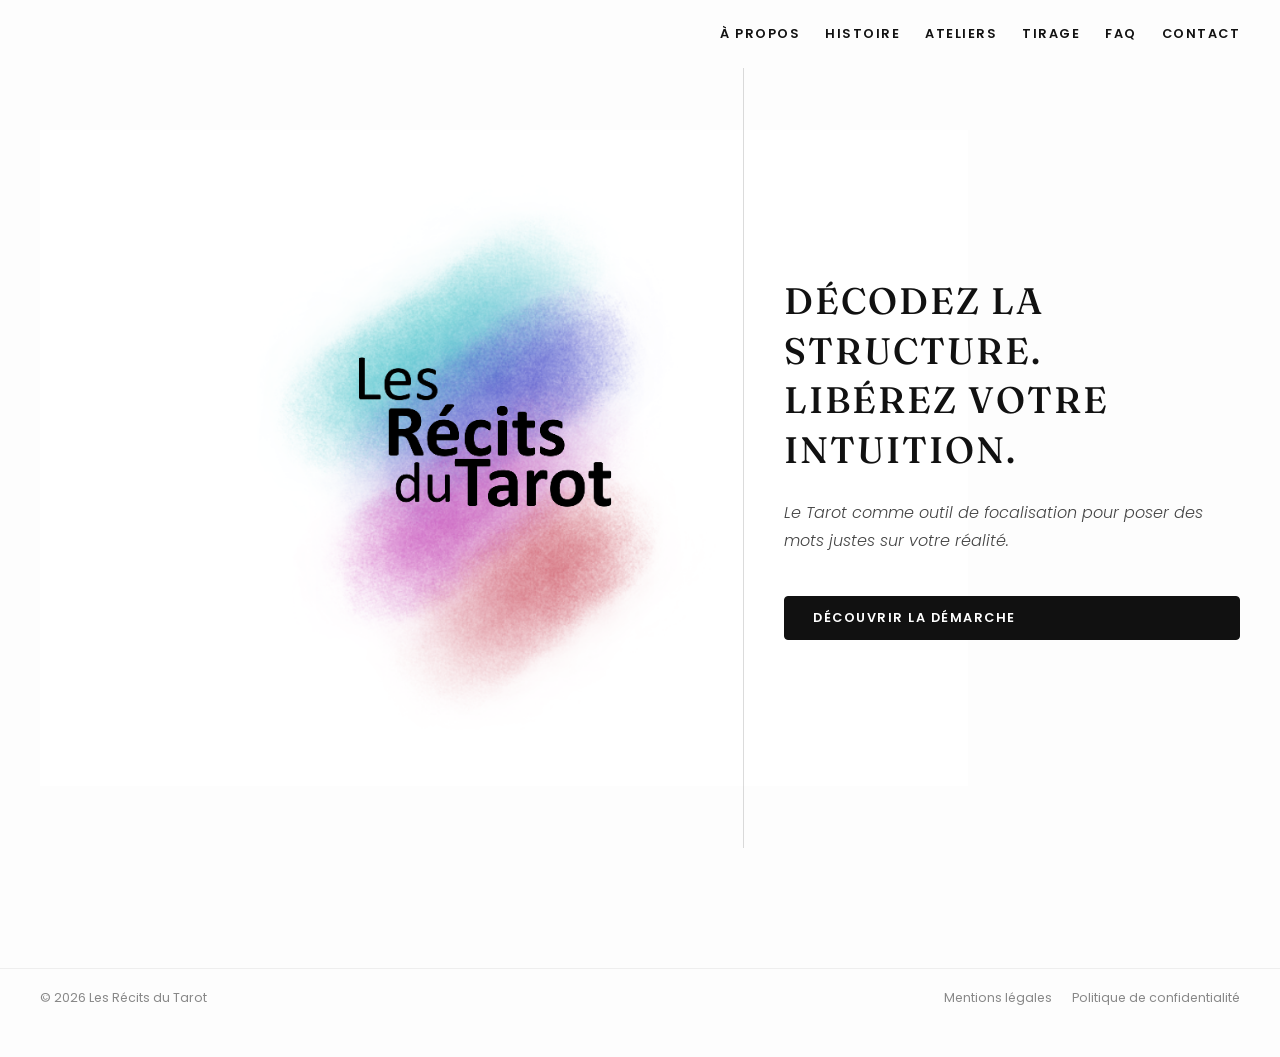
<file: index.html>
<!DOCTYPE html>
<html lang="fr">
<head>
    <meta charset="UTF-8">
    <meta name="viewport" content="width=device-width, initial-scale=1.0">
    <meta name="description" content="Outil de lecture de soi par le Tarot, l'astrologie et les typologies. Explorez les Arcanes Majeures, Mineures et la Numérologie.">
    <title>Les Récits du Tarot — Le Décodage</title>
    <link rel="icon" type="image/svg+xml" href="data:image/svg+xml,%3Csvg xmlns='http://www.w3.org/2000/svg' viewBox='0 0 64 64'%3E%3Crect width='64' height='64' rx='10' fill='%23000'/%3E%3Ctext x='32' y='45' font-family='Georgia, serif' font-size='38' fill='%23fff' text-anchor='middle'%3ET%3C/text%3E%3C/svg%3E">
    <link rel="preconnect" href="https://fonts.googleapis.com">
    <link rel="preconnect" href="https://fonts.gstatic.com" crossorigin>
    <link href="https://fonts.googleapis.com/css2?family=Poppins:ital,wght@0,300;0,400;0,500;0,600;0,700;1,300;1,400&family=Fraunces:ital,opsz,wght@0,9..144,400;0,9..144,500;0,9..144,600;1,9..144,400&display=swap" rel="stylesheet">
    <link rel="stylesheet" href="style.css">
</head>
<body>
    <header class="header-nav header-accueil" id="main-header">
        
        <nav class="top-nav-right">
            <a href="apropos.html" class="nav-sub-item">À Propos</a>
            <a href="histoire.html" class="nav-sub-item">Histoire</a>
            <a href="ateliers.html" class="nav-sub-item">Ateliers</a>
            <a href="tirage.html" class="nav-sub-item">Tirage</a>
            <a href="faq.html" class="nav-sub-item">FAQ</a>
            <a href="contact.html" class="nav-sub-item">Contact</a>
        </nav>
    </header>
    <main>
        <section id="accueil" class="page active">
            <div class="hero-container">
                <div class="hero-left">
                    <img src="Assets/LOGrT.png" alt="Les Récits du Tarot" class="grand-logo" onerror="this.style.display='none'">
                </div>
                <div class="hero-divider"></div>
                <div class="hero-right">
                    <p class="hero-tagline">Décodez la structure.<br>Libérez votre intuition.</p>
                    <p class="hero-sous-tagline">Le Tarot comme outil de focalisation pour poser des mots justes sur votre réalité.</p>
                    <a class="btn-general" href="apropos.html" style="text-decoration:none; display:inline-block;">Découvrir la démarche</a>
                </div>
            </div>
        </section>
    </main>
    <footer class="site-footer">
        <span>© 2026 Les Récits du Tarot</span>
        <span class="footer-links">
            <a href="mentions.html">Mentions légales</a>
            <a href="confidentialite.html">Politique de confidentialité</a>
        </span>
    </footer>
    <script src="script.js"></script>
</body>
</html>
</file>
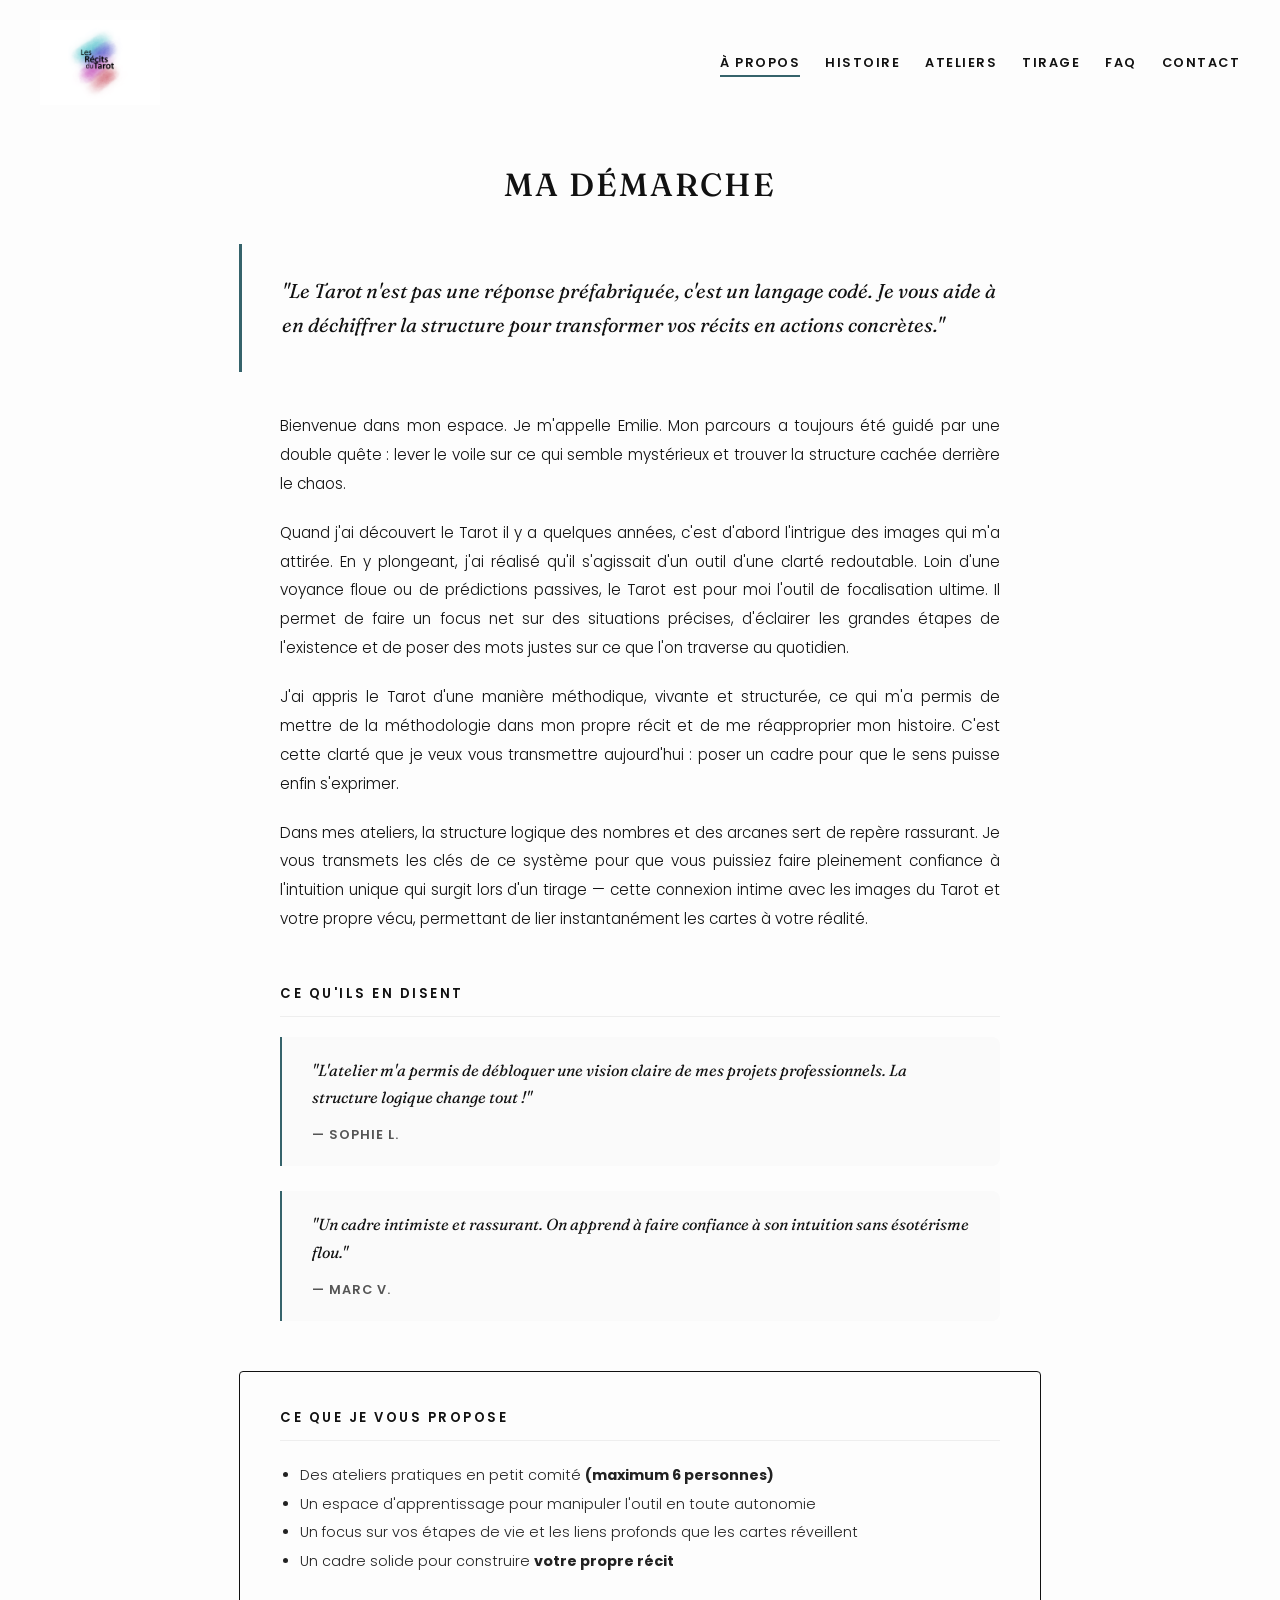
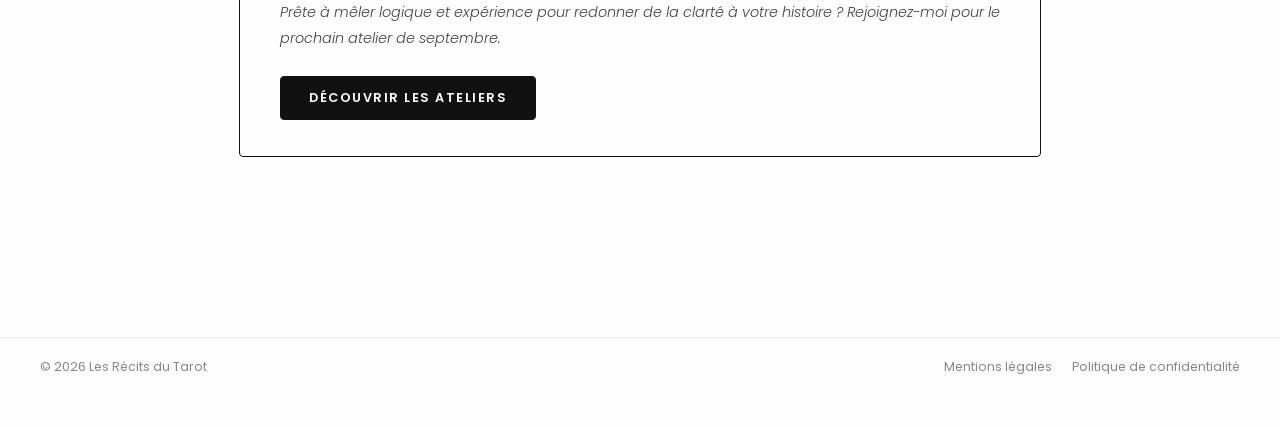
<file: apropos.html>
<!DOCTYPE html>
<html lang="fr">
<head>
    <meta charset="UTF-8">
    <meta name="viewport" content="width=device-width, initial-scale=1.0">
    <meta name="description" content="La démarche derrière Les Récits du Tarot : une approche structurée et sans ésotérisme flou du Tarot comme outil de lecture de soi.">
    <title>Ma Démarche — Les Récits du Tarot</title>
    <link rel="icon" type="image/svg+xml" href="data:image/svg+xml,%3Csvg xmlns='http://www.w3.org/2000/svg' viewBox='0 0 64 64'%3E%3Crect width='64' height='64' rx='10' fill='%23000'/%3E%3Ctext x='32' y='45' font-family='Georgia, serif' font-size='38' fill='%23fff' text-anchor='middle'%3ET%3C/text%3E%3C/svg%3E">
    <link rel="preconnect" href="https://fonts.googleapis.com">
    <link rel="preconnect" href="https://fonts.gstatic.com" crossorigin>
    <link href="https://fonts.googleapis.com/css2?family=Poppins:ital,wght@0,300;0,400;0,500;0,600;0,700;1,300;1,400&family=Fraunces:ital,opsz,wght@0,9..144,400;0,9..144,500;0,9..144,600;1,9..144,400&display=swap" rel="stylesheet">
    <link rel="stylesheet" href="style.css">
</head>
<body>
    <header class="header-nav" id="main-header">
        <a href="index.html"><img src="Assets/LOGrT.png" alt="Retour Accueil" class="mini-logo" onerror="this.style.display='none'"></a>

        <nav class="top-nav-right">
            <a href="apropos.html" class="nav-sub-item nav-active">À Propos</a>
            <a href="histoire.html" class="nav-sub-item">Histoire</a>
            <a href="ateliers.html" class="nav-sub-item">Ateliers</a>
            <a href="tirage.html" class="nav-sub-item">Tirage</a>
            <a href="faq.html" class="nav-sub-item">FAQ</a>
            <a href="contact.html" class="nav-sub-item">Contact</a>
        </nav>
    </header>
    <main>
        <section id="propos" class="page active">
            <div class="tarot-layout">
                <h1 class="page-title">Ma Démarche</h1>

                <div class="manifeste-box">
                    <p class="quote">"Le Tarot n'est pas une réponse préfabriquée, c'est un langage codé. Je vous aide à en déchiffrer la structure pour transformer vos récits en actions concrètes."</p>
                </div>

                <div class="demarche-container">
                    <p>Bienvenue dans mon espace. Je m'appelle Emilie. Mon parcours a toujours été guidé par une double quête : lever le voile sur ce qui semble mystérieux et trouver la structure cachée derrière le chaos.</p>

                    <p>Quand j'ai découvert le Tarot il y a quelques années, c'est d'abord l'intrigue des images qui m'a attirée. En y plongeant, j'ai réalisé qu'il s'agissait d'un outil d'une clarté redoutable. Loin d'une voyance floue ou de prédictions passives, le Tarot est pour moi l'outil de focalisation ultime. Il permet de faire un focus net sur des situations précises, d'éclairer les grandes étapes de l'existence et de poser des mots justes sur ce que l'on traverse au quotidien.</p>

                    <p>J'ai appris le Tarot d'une manière méthodique, vivante et structurée, ce qui m'a permis de mettre de la méthodologie dans mon propre récit et de me réapproprier mon histoire. C'est cette clarté que je veux vous transmettre aujourd'hui : poser un cadre pour que le sens puisse enfin s'exprimer.</p>

                    <p>Dans mes ateliers, la structure logique des nombres et des arcanes sert de repère rassurant. Je vous transmets les clés de ce système pour que vous puissiez faire pleinement confiance à l'intuition unique qui surgit lors d'un tirage — cette connexion intime avec les images du Tarot et votre propre vécu, permettant de lier instantanément les cartes à votre réalité.</p>
                </div>

                <div class="temoignages-container">
                    <h2 class="demarche-offre-titre">Ce qu'ils en disent</h2>
                    <div class="temoignage-card">
                        <p class="quote">"L'atelier m'a permis de débloquer une vision claire de mes projets professionnels. La structure logique change tout !"</p>
                        <span class="temoignage-auteur">— Sophie L.</span>
                    </div>
                    <div class="temoignage-card">
                        <p class="quote">"Un cadre intimiste et rassurant. On apprend à faire confiance à son intuition sans ésotérisme flou."</p>
                        <span class="temoignage-auteur">— Marc V.</span>
                    </div>
                </div>

                <div class="demarche-offre">
                    <h2 class="demarche-offre-titre">Ce que je vous propose</h2>
                    <ul class="demarche-liste">
                        <li>Des ateliers pratiques en petit comité <strong>(maximum 6 personnes)</strong></li>
                        <li>Un espace d'apprentissage pour manipuler l'outil en toute autonomie</li>
                        <li>Un focus sur vos étapes de vie et les liens profonds que les cartes réveillent</li>
                        <li>Un cadre solide pour construire <strong>votre propre récit</strong></li>
                    </ul>
                    <p class="demarche-appel">Prête à mêler logique et expérience pour redonner de la clarté à votre histoire ? Rejoignez-moi pour le prochain atelier de septembre.</p>
                    <a class="btn-general" href="ateliers.html" style="text-decoration:none; display:inline-block;">Découvrir les ateliers</a>
                </div>
            </div>
        </section>
    </main>
    <footer class="site-footer">
        <span>© 2026 Les Récits du Tarot</span>
        <span class="footer-links">
            <a href="mentions.html">Mentions légales</a>
            <a href="confidentialite.html">Politique de confidentialité</a>
        </span>
    </footer>
    <script src="script.js"></script>
</body>
</html>
</file>
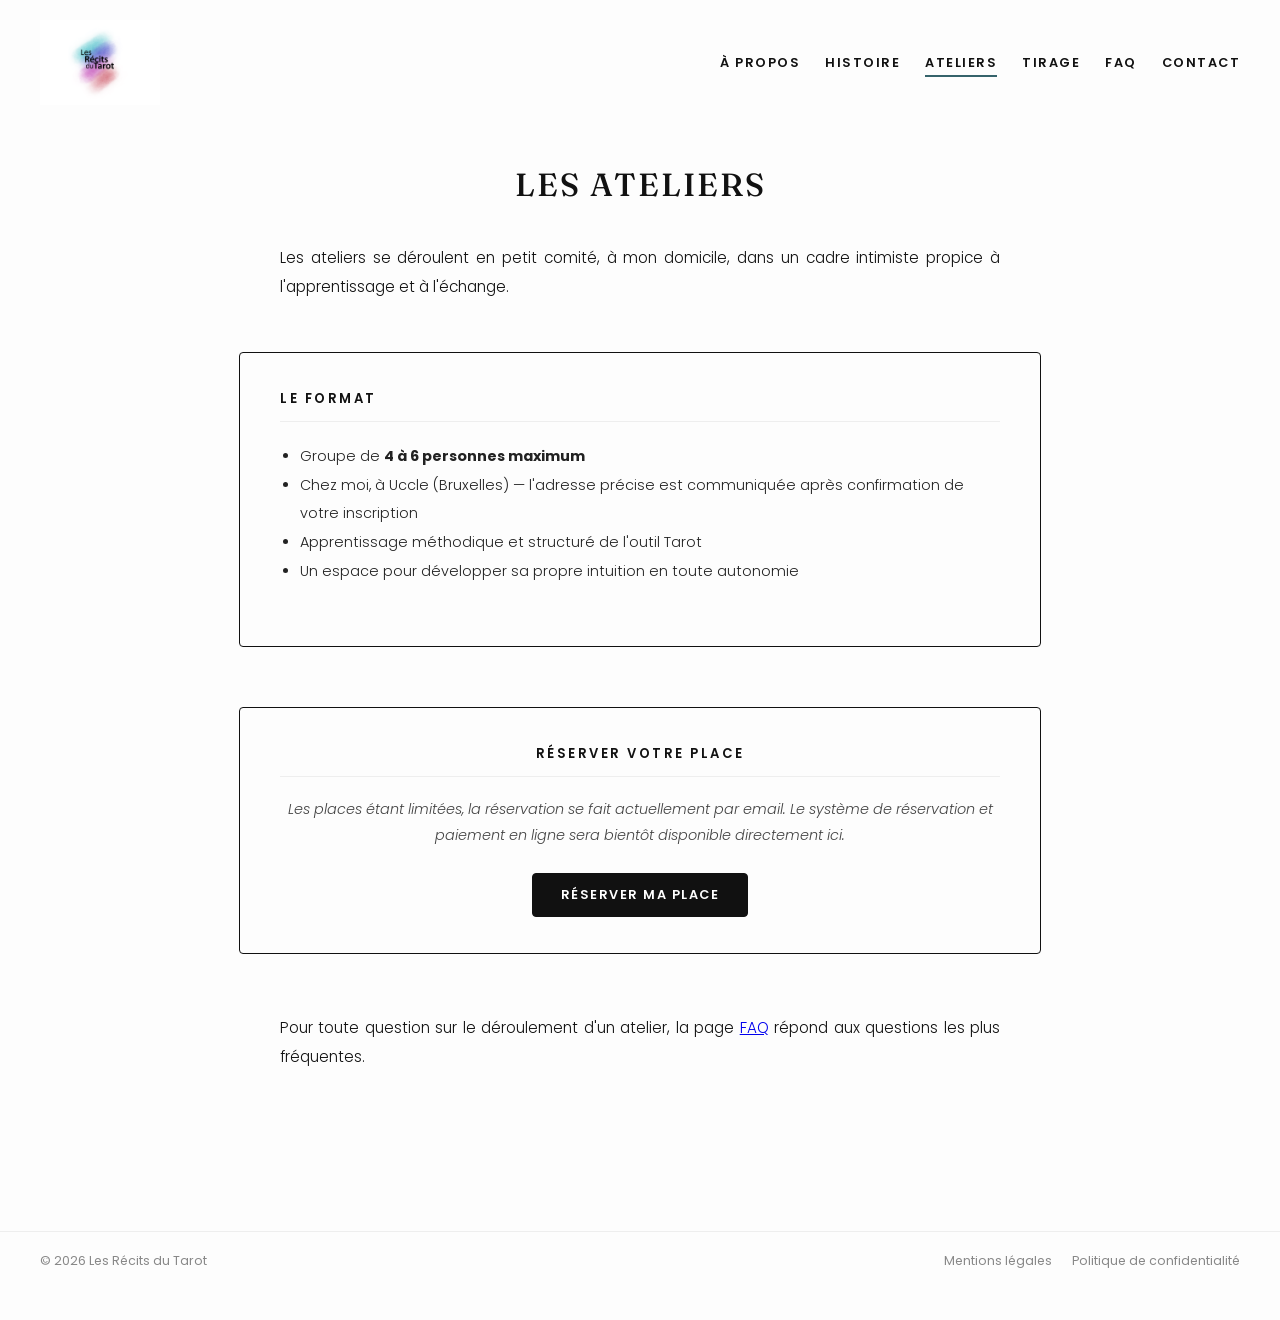
<file: ateliers.html>
<!DOCTYPE html>
<html lang="fr">
<head>
    <meta charset="UTF-8">
    <meta name="viewport" content="width=device-width, initial-scale=1.0">
    <meta name="description" content="Ateliers de Tarot en petit comité (4 à 6 personnes), à Uccle. Réservation et informations pratiques.">
    <title>Ateliers — Les Récits du Tarot</title>
    <link rel="icon" type="image/svg+xml" href="data:image/svg+xml,%3Csvg xmlns='http://www.w3.org/2000/svg' viewBox='0 0 64 64'%3E%3Crect width='64' height='64' rx='10' fill='%23000'/%3E%3Ctext x='32' y='45' font-family='Georgia, serif' font-size='38' fill='%23fff' text-anchor='middle'%3ET%3C/text%3E%3C/svg%3E">
    <link rel="preconnect" href="https://fonts.googleapis.com">
    <link rel="preconnect" href="https://fonts.gstatic.com" crossorigin>
    <link href="https://fonts.googleapis.com/css2?family=Poppins:ital,wght@0,300;0,400;0,500;0,600;0,700;1,300;1,400&family=Fraunces:ital,opsz,wght@0,9..144,400;0,9..144,500;0,9..144,600;1,9..144,400&display=swap" rel="stylesheet">
    <link rel="stylesheet" href="style.css">
</head>
<body>
    <header class="header-nav" id="main-header">
        <a href="index.html"><img src="Assets/LOGrT.png" alt="Retour Accueil" class="mini-logo" onerror="this.style.display='none'"></a>

        <nav class="top-nav-right">
            <a href="apropos.html" class="nav-sub-item">À Propos</a>
            <a href="histoire.html" class="nav-sub-item">Histoire</a>
            <a href="ateliers.html" class="nav-sub-item nav-active">Ateliers</a>
            <a href="tirage.html" class="nav-sub-item">Tirage</a>
            <a href="faq.html" class="nav-sub-item">FAQ</a>
            <a href="contact.html" class="nav-sub-item">Contact</a>
        </nav>
    </header>
    <main>
        <section id="ateliers" class="page active">
            <div class="tarot-layout">
                <h1 class="page-title">Les Ateliers</h1>

                <div class="demarche-container">
                    <p>Les ateliers se déroulent en petit comité, à mon domicile, dans un cadre intimiste propice à l'apprentissage et à l'échange.</p>
                </div>

                <div class="demarche-offre">
                    <h2 class="demarche-offre-titre">Le format</h2>
                    <ul class="demarche-liste">
                        <li>Groupe de <strong>4 à 6 personnes maximum</strong></li>
                        <li>Chez moi, à Uccle (Bruxelles) — l'adresse précise est communiquée après confirmation de votre inscription</li>
                        <li>Apprentissage méthodique et structuré de l'outil Tarot</li>
                        <li>Un espace pour développer sa propre intuition en toute autonomie</li>
                    </ul>
                </div>

                <div class="demarche-offre" style="text-align:center;">
                    <h2 class="demarche-offre-titre">Réserver votre place</h2>
                    <p class="demarche-appel">
                        <!-- TODO Emi : remplacer ce bloc par le bouton/lien de réservation Calendly une fois le compte configuré.
                             En attendant, le contact par email reste le moyen de réserver. -->
                        Les places étant limitées, la réservation se fait actuellement par email. Le système de réservation et paiement en ligne sera bientôt disponible directement ici.
                    </p>
                    <a class="btn-general" href="contact.html" style="text-decoration:none; display:inline-block;">Réserver ma place</a>
                </div>

                <div class="demarche-container">
                    <p>Pour toute question sur le déroulement d'un atelier, la page <a href="faq.html" class="inline-link">FAQ</a> répond aux questions les plus fréquentes.</p>
                </div>
            </div>
        </section>
    </main>
    <footer class="site-footer">
        <span>© 2026 Les Récits du Tarot</span>
        <span class="footer-links">
            <a href="mentions.html">Mentions légales</a>
            <a href="confidentialite.html">Politique de confidentialité</a>
        </span>
    </footer>
    <script src="script.js"></script>
</body>
</html>
</file>
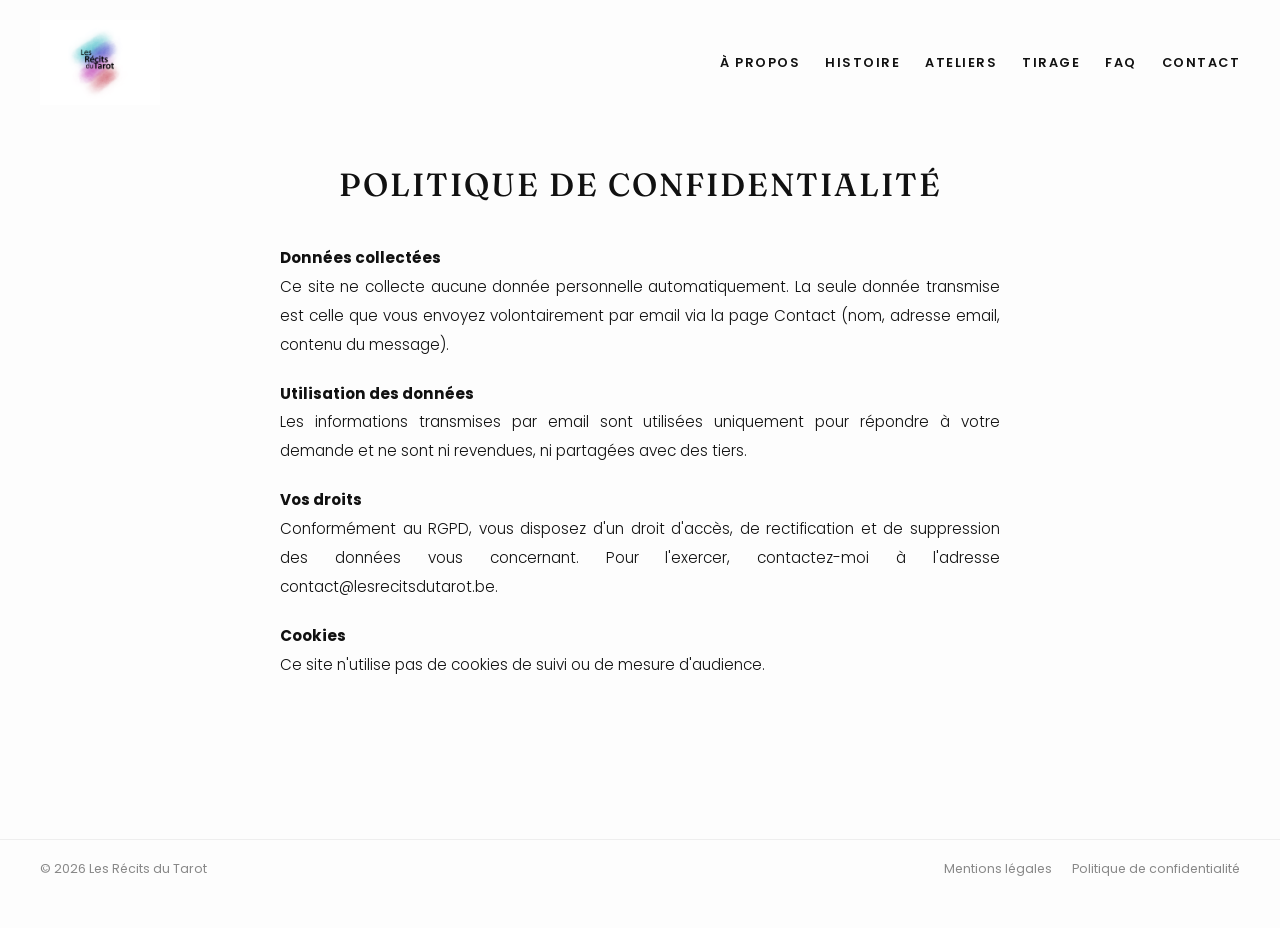
<file: confidentialite.html>
<!DOCTYPE html>
<html lang="fr">
<head>
    <meta charset="UTF-8">
    <meta name="viewport" content="width=device-width, initial-scale=1.0">
    <meta name="description" content="Politique de confidentialité du site Les Récits du Tarot.">
    <title>Politique de Confidentialité — Les Récits du Tarot</title>
    <link rel="icon" type="image/svg+xml" href="data:image/svg+xml,%3Csvg xmlns='http://www.w3.org/2000/svg' viewBox='0 0 64 64'%3E%3Crect width='64' height='64' rx='10' fill='%23000'/%3E%3Ctext x='32' y='45' font-family='Georgia, serif' font-size='38' fill='%23fff' text-anchor='middle'%3ET%3C/text%3E%3C/svg%3E">
    <link rel="preconnect" href="https://fonts.googleapis.com">
    <link rel="preconnect" href="https://fonts.gstatic.com" crossorigin>
    <link href="https://fonts.googleapis.com/css2?family=Poppins:ital,wght@0,300;0,400;0,500;0,600;0,700;1,300;1,400&family=Fraunces:ital,opsz,wght@0,9..144,400;0,9..144,500;0,9..144,600;1,9..144,400&display=swap" rel="stylesheet">
    <link rel="stylesheet" href="style.css">
</head>
<body>
    <header class="header-nav" id="main-header">
        <a href="index.html"><img src="Assets/LOGrT.png" alt="Retour Accueil" class="mini-logo" onerror="this.style.display='none'"></a>

        <nav class="top-nav-right">
            <a href="apropos.html" class="nav-sub-item">À Propos</a>
            <a href="histoire.html" class="nav-sub-item">Histoire</a>
            <a href="ateliers.html" class="nav-sub-item">Ateliers</a>
            <a href="tirage.html" class="nav-sub-item">Tirage</a>
            <a href="faq.html" class="nav-sub-item">FAQ</a>
            <a href="contact.html" class="nav-sub-item">Contact</a>
        </nav>
    </header>
    <main>
        <section id="confidentialite" class="page active">
            <div class="tarot-layout">
                <h1 class="page-title">Politique de Confidentialité</h1>
                <div class="demarche-container">
                    <p><strong>Données collectées</strong><br>
                    Ce site ne collecte aucune donnée personnelle automatiquement. La seule donnée transmise est celle que vous envoyez volontairement par email via la page Contact (nom, adresse email, contenu du message).</p>

                    <p><strong>Utilisation des données</strong><br>
                    Les informations transmises par email sont utilisées uniquement pour répondre à votre demande et ne sont ni revendues, ni partagées avec des tiers.</p>

                    <p><strong>Vos droits</strong><br>
                    Conformément au RGPD, vous disposez d'un droit d'accès, de rectification et de suppression des données vous concernant. Pour l'exercer, contactez-moi à l'adresse contact@lesrecitsdutarot.be.</p>

                    <p><strong>Cookies</strong><br>
                    Ce site n'utilise pas de cookies de suivi ou de mesure d'audience.</p>
                </div>
            </div>
        </section>
    </main>
    <footer class="site-footer">
        <span>© 2026 Les Récits du Tarot</span>
        <span class="footer-links">
            <a href="mentions.html">Mentions légales</a>
            <a href="confidentialite.html">Politique de confidentialité</a>
        </span>
    </footer>
    <script src="script.js"></script>
</body>
</html>
</file>
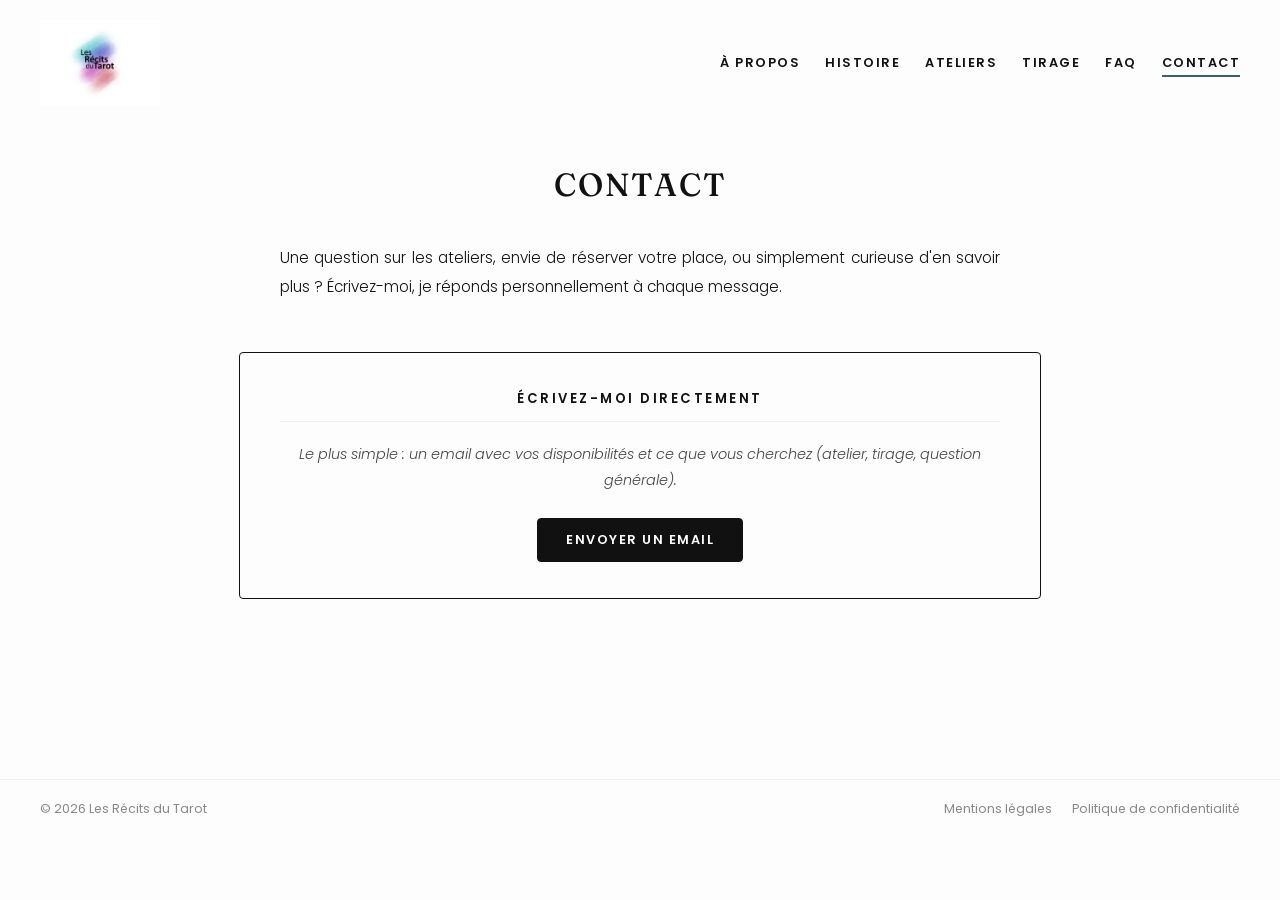
<file: contact.html>
<!DOCTYPE html>
<html lang="fr">
<head>
    <meta charset="UTF-8">
    <meta name="viewport" content="width=device-width, initial-scale=1.0">
    <meta name="description" content="Une question sur les ateliers ou envie de réserver une place ? Contactez Les Récits du Tarot directement.">
    <title>Contact — Les Récits du Tarot</title>
    <link rel="icon" type="image/svg+xml" href="data:image/svg+xml,%3Csvg xmlns='http://www.w3.org/2000/svg' viewBox='0 0 64 64'%3E%3Crect width='64' height='64' rx='10' fill='%23000'/%3E%3Ctext x='32' y='45' font-family='Georgia, serif' font-size='38' fill='%23fff' text-anchor='middle'%3ET%3C/text%3E%3C/svg%3E">
    <link rel="preconnect" href="https://fonts.googleapis.com">
    <link rel="preconnect" href="https://fonts.gstatic.com" crossorigin>
    <link href="https://fonts.googleapis.com/css2?family=Poppins:ital,wght@0,300;0,400;0,500;0,600;0,700;1,300;1,400&family=Fraunces:ital,opsz,wght@0,9..144,400;0,9..144,500;0,9..144,600;1,9..144,400&display=swap" rel="stylesheet">
    <link rel="stylesheet" href="style.css">
</head>
<body>
    <header class="header-nav" id="main-header">
        <a href="index.html"><img src="Assets/LOGrT.png" alt="Retour Accueil" class="mini-logo" onerror="this.style.display='none'"></a>

        <nav class="top-nav-right">
            <a href="apropos.html" class="nav-sub-item">À Propos</a>
            <a href="histoire.html" class="nav-sub-item">Histoire</a>
            <a href="ateliers.html" class="nav-sub-item">Ateliers</a>
            <a href="tirage.html" class="nav-sub-item">Tirage</a>
            <a href="faq.html" class="nav-sub-item">FAQ</a>
            <a href="contact.html" class="nav-sub-item nav-active">Contact</a>
        </nav>
    </header>
    <main>
        <section id="contact" class="page active">
            <div class="tarot-layout">
                <h1 class="page-title">Contact</h1>
                <div class="demarche-container">
                    <p>Une question sur les ateliers, envie de réserver votre place, ou simplement curieuse d'en savoir plus ? Écrivez-moi, je réponds personnellement à chaque message.</p>
                </div>
                <div class="demarche-offre" style="text-align:center;">
                    <h2 class="demarche-offre-titre">Écrivez-moi directement</h2>
                    <p class="demarche-appel">Le plus simple : un email avec vos disponibilités et ce que vous cherchez (atelier, tirage, question générale).</p>
                    <a class="btn-general" href="mailto:contact@lesrecitsdutarot.be?subject=Prise%20de%20contact%20-%20Les%20R%C3%A9cits%20du%20Tarot" style="text-decoration:none; display:inline-block;">Envoyer un email</a>
                </div>
            </div>
        </section>
    </main>
    <footer class="site-footer">
        <span>© 2026 Les Récits du Tarot</span>
        <span class="footer-links">
            <a href="mentions.html">Mentions légales</a>
            <a href="confidentialite.html">Politique de confidentialité</a>
        </span>
    </footer>
    <script src="script.js"></script>
</body>
</html>
</file>
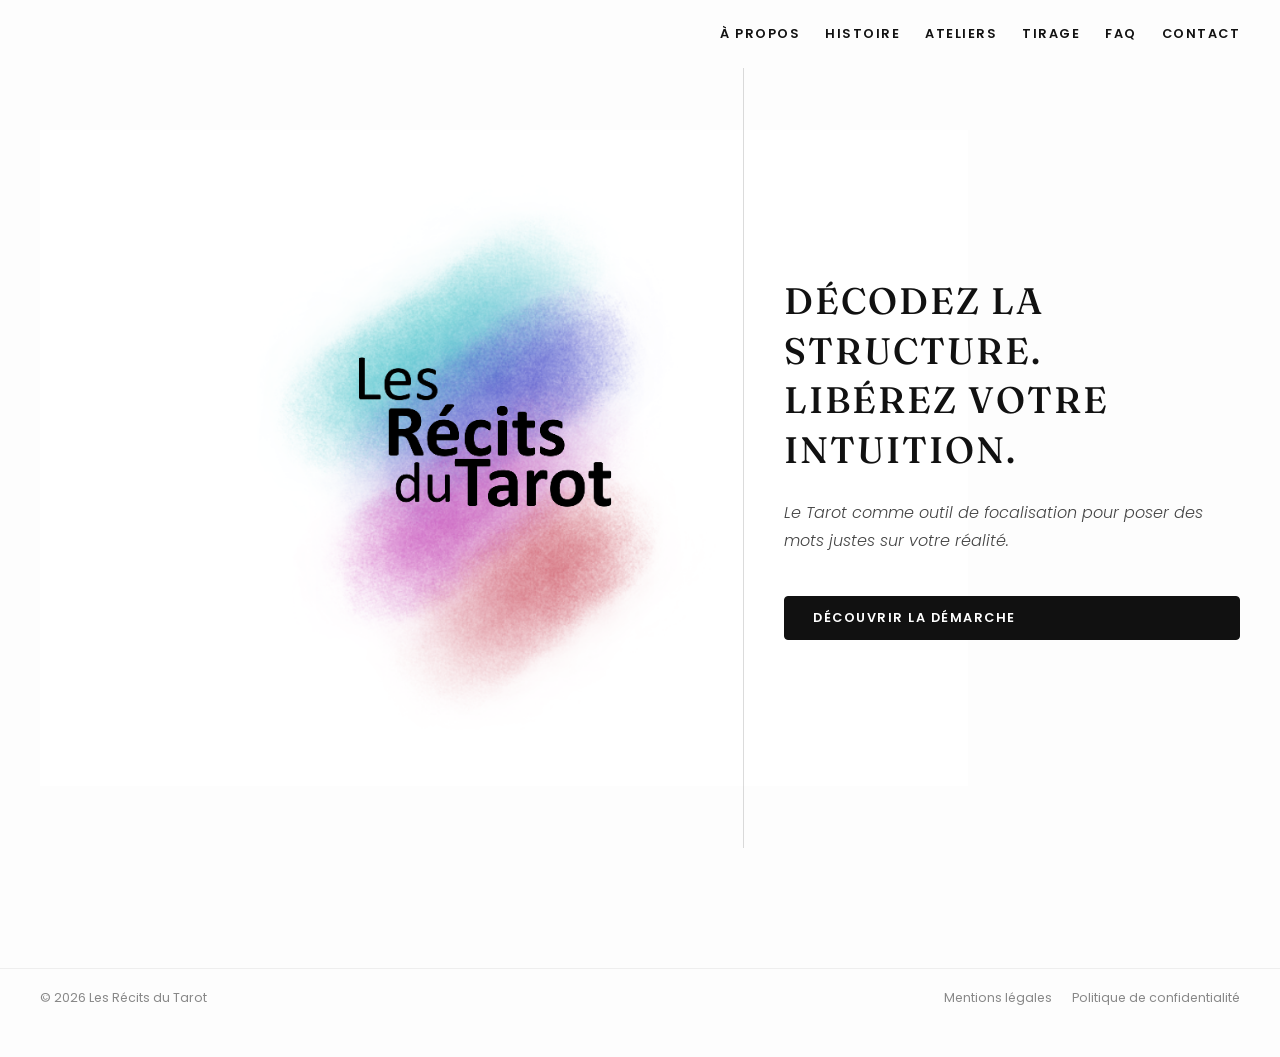
<file: majeures.html>
<!DOCTYPE html>
<html lang="fr">
<head>
    <meta charset="UTF-8">
    <meta name="viewport" content="width=device-width, initial-scale=1.0">
    <meta name="robots" content="noindex, nofollow">
    <title>Arcanes Majeures — Espace Cours</title>
    <link rel="preconnect" href="https://fonts.googleapis.com">
    <link rel="preconnect" href="https://fonts.gstatic.com" crossorigin>
    <link href="https://fonts.googleapis.com/css2?family=Poppins:ital,wght@0,300;0,400;0,500;0,600;0,700;1,300;1,400&family=Fraunces:ital,opsz,wght@0,9..144,400;0,9..144,500;0,9..144,600;1,9..144,400&display=swap" rel="stylesheet">
    <link rel="stylesheet" href="../style.css">
    <script src="access.js"></script>
</head>
<body>
    <header class="header-nav" id="main-header">
        <a href="../index.html"><img src="../Assets/LOGrT.png" alt="Retour Accueil" class="mini-logo" onerror="this.style.display='none'"></a>
        <nav class="top-nav-right">
            <a href="majeures.html" class="nav-sub-item nav-active">Arcanes Majeures</a>
            <a href="mineures.html" class="nav-sub-item">Arcanes Mineures</a>
            <a href="numerologie.html" class="nav-sub-item">Numérologie</a>
            <a href="../index.html" class="nav-sub-item">Retour au site</a>
        </nav>
    </header>
    <main>
        <section class="page active">
            <div class="tarot-layout">
                <h1 class="page-title">Le Parcours du Fou</h1>
                <div id="grid-majeurs" class="cards-grid"></div>
            </div>
        </section>
    </main>
        <div id="card-modal" class="modal" style="display: none;">
            <div class="modal-content">
                <span class="close-modal" tabindex="0" role="button" aria-label="Fermer">&times;</span>
                <div class="modal-body" id="modal-body">
                    <div class="modal-image-container" id="modal-img-wrapper">
                        <img id="modal-card-img" src="../Assets/LOGrT.png" alt="Visuel" onerror="this.style.display='none'">
                    </div>
                    <div class="modal-text-container">
                        <h2 id="modal-card-title">Nom</h2>
                        <h3 id="modal-card-keyword">Mot-clé</h3>
                        <p id="modal-card-description">Explication...</p>
                    </div>
                </div>
            </div>
        </div>
        <button id="btn-back-to-top" aria-label="Retour en haut">↑</button>
    <footer class="site-footer">
        <span>© 2026 Les Récits du Tarot</span>
        <span class="footer-links">
            <a href="../mentions.html">Mentions légales</a>
            <a href="../confidentialite.html">Politique de confidentialité</a>
        </span>
    </footer>
    <script src="../script.js"></script>
    <script>
const ARCANES_MAJ = [
    { nom: "Le Mat", img: "0fou.jpeg", mot: "l'Inconnu", sens: "Un saut dans l'inconnu, la liberté totale et l'élan spontané.", texte: "" },
    { nom: "Le Bateleur", img: "1bateleur.jpeg", mot: "l'Initiative", sens: "Le début d'un cycle, tu as tous les outils pour réussir.", texte: "" },
    { nom: "La Papesse", img: "2papesse.jpeg", mot: "l'Intuition", sens: "Le temps de la réflexion et de l'écoute de ton intuition.", texte: "" },
    { nom: "L'Impératrice", img: "3imperatrice.jpeg", mot: "la Créativité", sens: "La créativité en action, l'abondance et la naissance d'idées.", texte: "" },
    { nom: "L'Empereur", img: "4empereur.jpeg", mot: "la Structure", sens: "La structure, l'autorité et la concrétisation de tes projets.", texte: "" },
    { nom: "Le Pape", img: "5pape.jpeg", mot: "la Sagesse", sens: "La transmission, le conseil et la recherche de sens.", texte: "" },
    { nom: "L'Amoureux", img: "6amoureux.jpeg", mot: "le Choix", sens: "Un choix important à faire avec le cœur.", texte: "" },
    { nom: "Le Chariot", img: "7chariot.jpeg", mot: "le Succès", sens: "Le succès, la maîtrise et la détermination vers ton but.", texte: "" },
    { nom: "La Force", img: "8force.jpeg", mot: "la Maîtrise", sens: "Le courage et la maîtrise de tes instincts par la douceur.", texte: "" },
    { nom: "L'Hermite", img: "9ermite.jpeg", mot: "la Prudence", sens: "Une période de retrait nécessaire pour trouver ta propre lumière.", texte: "" },
    { nom: "La Roue", img: "10roue.jpeg", mot: "le Destin", sens: "Un tournant du destin, les cycles de la vie qui tournent.", texte: "" },
    { nom: "La Justice", img: "11justice.jpeg", mot: "l'Équilibre", sens: "L'équilibre, la vérité et l'intégrité dans tes décisions.", texte: "" },
    { nom: "Le Pendu", img: "12pendu.jpeg", mot: "le Lâcher-prise", sens: "Un temps d'arrêt, voir les choses sous un autre angle.", texte: "" },
    { nom: "La Mort", img: "13mort.jpeg", mot: "la Transition", sens: "Une transformation profonde, la fin d'un cycle pour un renouveau.", texte: "" },
    { nom: "La Tempérance", img: "14temperance.jpeg", mot: "l'Harmonie", sens: "L'équilibre, la patience et la guérison par la modération.", texte: "" },
    { nom: "Le Diable", img: "15diable.jpeg", mot: "l'Attachement", sens: "Tes passions, tes attachements ou tes peurs intérieures.", texte: "" },
    { nom: "La Maison Dieu", img: "16tour.jpeg", mot: "le Changement", sens: "Un bouleversement soudain qui libère des structures fragiles.", texte: "" },
    { nom: "L'Étoile", img: "17etoile.jpeg", mot: "l'Espoir", sens: "L'espoir, la sérénité et la protection bienveillante.", texte: "" },
    { nom: "La Lune", img: "18lune.jpeg", mot: "l'Inconscient", sens: "Les rêves, les émotions floues et les mystères de l'inconscient.", texte: "" },
    { nom: "Le Soleil", img: "19soleil.jpeg", mot: "la Clarté", sens: "La clarté, le bonheur partagé et le rayonnement personnel.", texte: "" },
    { nom: "Le Jugement", img: "20jugement.jpeg", mot: "l'Éveil", sens: "Une renaissance, un appel intérieur et une libération.", texte: "" },
    { nom: "Le Monde", img: "21monde.jpeg", mot: "l'Accomplissement", sens: "L'accomplissement total, l'harmonie et l'ouverture au monde.", texte: "" }
];

window.addEventListener('DOMContentLoaded', () => {
    const gridMaj = document.getElementById('grid-majeurs');
    if (gridMaj) {
        const fouHTML = `<div class="fou-solo">${createCardHTML(ARCANES_MAJ[0].nom, `../Assets/cardMaj/${ARCANES_MAJ[0].img}`, ARCANES_MAJ[0].mot, ARCANES_MAJ[0].sens, ARCANES_MAJ[0].texte)}</div>`;
        const restHTML = `<div class="grid-7">${ARCANES_MAJ.slice(1).map(c => createCardHTML(c.nom, `../Assets/cardMaj/${c.img}`, c.mot, c.sens, c.texte)).join('')}</div>`;
        gridMaj.innerHTML = fouHTML + restHTML;
    }
});
    </script>
</body>
</html>
</file>
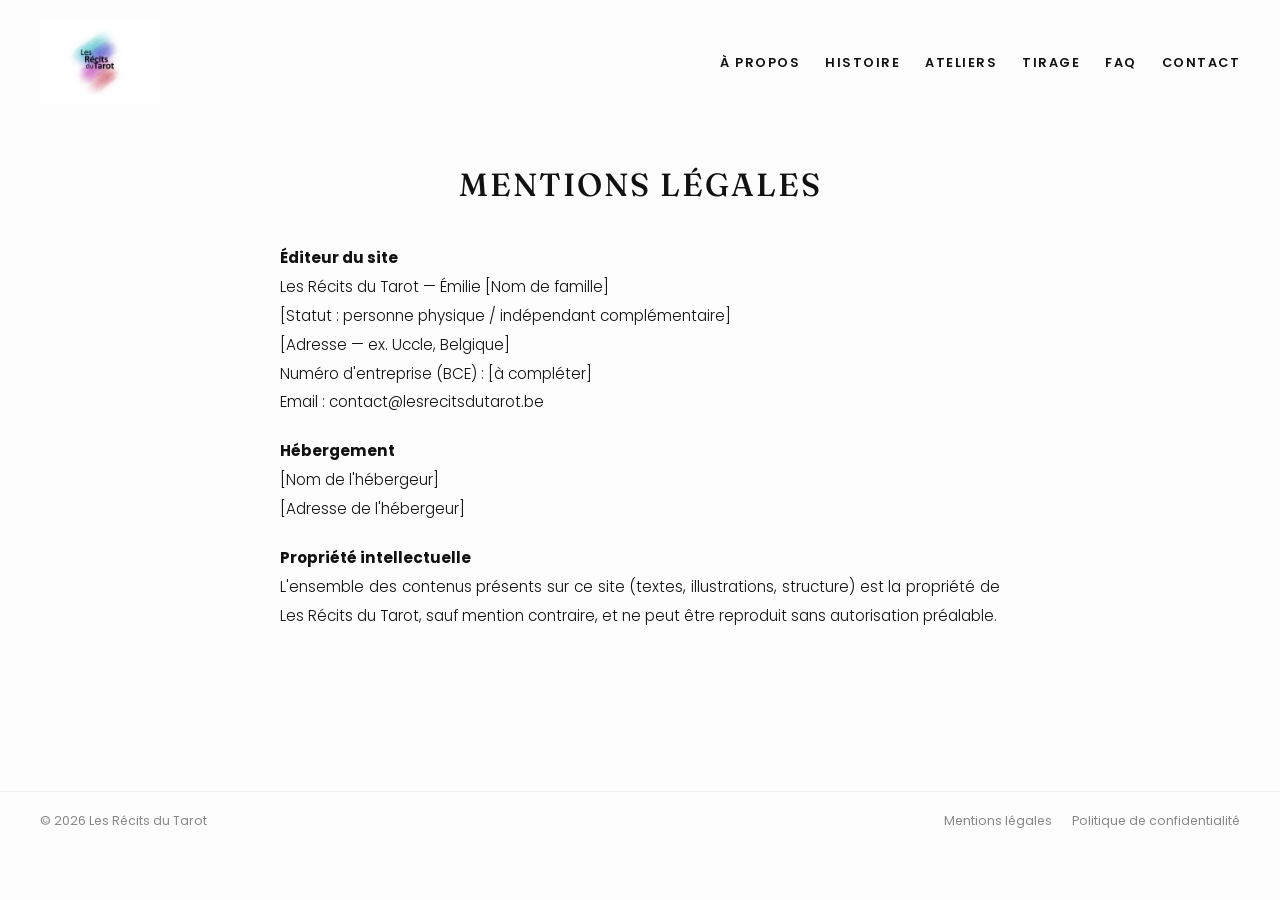
<file: mentions.html>
<!DOCTYPE html>
<html lang="fr">
<head>
    <meta charset="UTF-8">
    <meta name="viewport" content="width=device-width, initial-scale=1.0">
    <meta name="description" content="Mentions légales du site Les Récits du Tarot.">
    <title>Mentions Légales — Les Récits du Tarot</title>
    <link rel="icon" type="image/svg+xml" href="data:image/svg+xml,%3Csvg xmlns='http://www.w3.org/2000/svg' viewBox='0 0 64 64'%3E%3Crect width='64' height='64' rx='10' fill='%23000'/%3E%3Ctext x='32' y='45' font-family='Georgia, serif' font-size='38' fill='%23fff' text-anchor='middle'%3ET%3C/text%3E%3C/svg%3E">
    <link rel="preconnect" href="https://fonts.googleapis.com">
    <link rel="preconnect" href="https://fonts.gstatic.com" crossorigin>
    <link href="https://fonts.googleapis.com/css2?family=Poppins:ital,wght@0,300;0,400;0,500;0,600;0,700;1,300;1,400&family=Fraunces:ital,opsz,wght@0,9..144,400;0,9..144,500;0,9..144,600;1,9..144,400&display=swap" rel="stylesheet">
    <link rel="stylesheet" href="style.css">
</head>
<body>
    <header class="header-nav" id="main-header">
        <a href="index.html"><img src="Assets/LOGrT.png" alt="Retour Accueil" class="mini-logo" onerror="this.style.display='none'"></a>

        <nav class="top-nav-right">
            <a href="apropos.html" class="nav-sub-item">À Propos</a>
            <a href="histoire.html" class="nav-sub-item">Histoire</a>
            <a href="ateliers.html" class="nav-sub-item">Ateliers</a>
            <a href="tirage.html" class="nav-sub-item">Tirage</a>
            <a href="faq.html" class="nav-sub-item">FAQ</a>
            <a href="contact.html" class="nav-sub-item">Contact</a>
        </nav>
    </header>
    <main>
        <section id="mentions" class="page active">
            <div class="tarot-layout">
                <h1 class="page-title">Mentions Légales</h1>
                <div class="demarche-container">
                    <p><strong>Éditeur du site</strong><br>
                    Les Récits du Tarot — Émilie [Nom de famille]<br>
                    [Statut : personne physique / indépendant complémentaire]<br>
                    [Adresse — ex. Uccle, Belgique]<br>
                    Numéro d'entreprise (BCE) : [à compléter]<br>
                    Email : contact@lesrecitsdutarot.be</p>

                    <p><strong>Hébergement</strong><br>
                    [Nom de l'hébergeur]<br>
                    [Adresse de l'hébergeur]</p>

                    <p><strong>Propriété intellectuelle</strong><br>
                    L'ensemble des contenus présents sur ce site (textes, illustrations, structure) est la propriété de Les Récits du Tarot, sauf mention contraire, et ne peut être reproduit sans autorisation préalable.</p>
                </div>
            </div>
        </section>
    </main>
    <footer class="site-footer">
        <span>© 2026 Les Récits du Tarot</span>
        <span class="footer-links">
            <a href="mentions.html">Mentions légales</a>
            <a href="confidentialite.html">Politique de confidentialité</a>
        </span>
    </footer>
    <script src="script.js"></script>
</body>
</html>
</file>
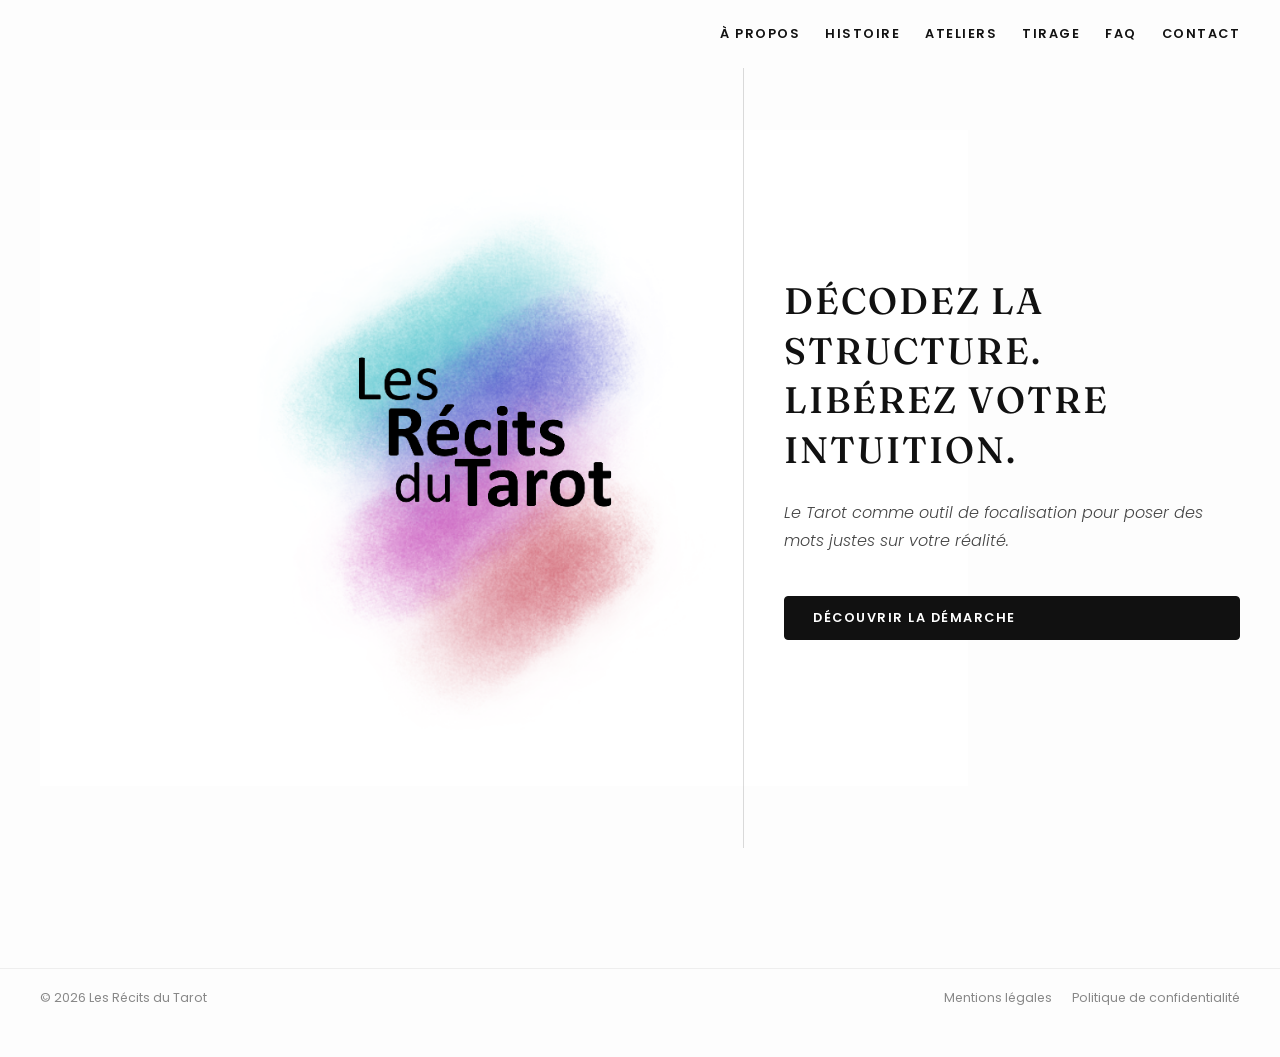
<file: mineures.html>
<!DOCTYPE html>
<html lang="fr">
<head>
    <meta charset="UTF-8">
    <meta name="viewport" content="width=device-width, initial-scale=1.0">
    <meta name="robots" content="noindex, nofollow">
    <title>Arcanes Mineures — Espace Cours</title>
    <link rel="preconnect" href="https://fonts.googleapis.com">
    <link rel="preconnect" href="https://fonts.gstatic.com" crossorigin>
    <link href="https://fonts.googleapis.com/css2?family=Poppins:ital,wght@0,300;0,400;0,500;0,600;0,700;1,300;1,400&family=Fraunces:ital,opsz,wght@0,9..144,400;0,9..144,500;0,9..144,600;1,9..144,400&display=swap" rel="stylesheet">
    <link rel="stylesheet" href="../style.css">
    <script src="access.js"></script>
</head>
<body>
    <header class="header-nav" id="main-header">
        <a href="../index.html"><img src="../Assets/LOGrT.png" alt="Retour Accueil" class="mini-logo" onerror="this.style.display='none'"></a>
        <nav class="top-nav-right">
            <a href="majeures.html" class="nav-sub-item">Arcanes Majeures</a>
            <a href="mineures.html" class="nav-sub-item nav-active">Arcanes Mineures</a>
            <a href="numerologie.html" class="nav-sub-item">Numérologie</a>
            <a href="../index.html" class="nav-sub-item">Retour au site</a>
        </nav>
    </header>
    <main>
        <section class="page active">
            <div class="tarot-layout">
                <h1 class="page-title">Les Arcanes Mineures</h1>
                <div id="mineurs-container"></div>
            </div>
        </section>
    </main>
        <div id="card-modal" class="modal" style="display: none;">
            <div class="modal-content">
                <span class="close-modal" tabindex="0" role="button" aria-label="Fermer">&times;</span>
                <div class="modal-body" id="modal-body">
                    <div class="modal-image-container" id="modal-img-wrapper">
                        <img id="modal-card-img" src="../Assets/LOGrT.png" alt="Visuel" onerror="this.style.display='none'">
                    </div>
                    <div class="modal-text-container">
                        <h2 id="modal-card-title">Nom</h2>
                        <h3 id="modal-card-keyword">Mot-clé</h3>
                        <p id="modal-card-description">Explication...</p>
                    </div>
                </div>
            </div>
        </div>
        <button id="btn-back-to-top" aria-label="Retour en haut">↑</button>
    <footer class="site-footer">
        <span>© 2026 Les Récits du Tarot</span>
        <span class="footer-links">
            <a href="../mentions.html">Mentions légales</a>
            <a href="../confidentialite.html">Politique de confidentialité</a>
        </span>
    </footer>
    <script src="../script.js"></script>
    <script>
const MINEURS_CONFIG = {
    suites: ["epee", "coupe", "baton", "denier"],
    titres: ["Épées", "Coupes", "Bâtons", "Deniers"],
    noms: ["1", "2", "3", "4", "5", "6", "7", "8", "9", "10", "valet", "cavalier", "reine", "roi"],
    mots: {
        epee: ["Potentiel", "Choix", "Douleur", "Repos", "Conflit", "Passage", "Trahison", "Déni", "Angoisse", "Fin", "Apprentissage", "Mouvement", "Maîtrise", "Autorité"],
        coupe: ["Étincelle", "Rencontre", "Fête", "Retrait", "Deuil", "Nostalgie", "Rêverie", "Départ", "Satisfaction", "Bonheur", "Apprentissage", "Mouvement", "Maîtrise", "Autorité"],
        baton: ["Action", "Projet", "Élan", "Succès", "Concurrence", "Victoire", "Défense", "Vitesse", "Résilience", "Responsabilité", "Apprentissage", "Mouvement", "Maîtrise", "Autorité"],
        denier: ["Graine", "Équilibre", "Reconnaissance", "Ancrage", "Perte", "Aide", "Investissement", "Savoir-faire", "Profit", "Transmission", "Apprentissage", "Mouvement", "Maîtrise", "Autorité"]
    },
    textes: {
        epee:   ["", "", "", "", "", "", "", "", "", "", "", "", "", ""],
        coupe:  ["", "", "", "", "", "", "", "", "", "", "", "", "", ""],
        baton:  ["", "", "", "", "", "", "", "", "", "", "", "", "", ""],
        denier: ["", "", "", "", "", "", "", "", "", "", "", "", "", ""]
    }
};

window.addEventListener('DOMContentLoaded', () => {
    const mineursContainer = document.getElementById('mineurs-container');
    if (mineursContainer) {
        MINEURS_CONFIG.suites.forEach((suite, idx) => {
            let suiteHTML = `<h2 class="suite-title">${MINEURS_CONFIG.titres[idx]}</h2>`;

            suiteHTML += `<div class="sub-grid-numbers">`;
            MINEURS_CONFIG.noms.slice(0, 5).forEach((nom, i) => {
                const mot = MINEURS_CONFIG.mots[suite][i];
                const texte = MINEURS_CONFIG.textes[suite][i];
                suiteHTML += createCardHTML(`${nom} de ${suite}`, `../Assets/cardMin/${suite}_${nom}.jpg`, mot, "", texte, suite);
            });
            suiteHTML += `</div>`;

            suiteHTML += `<div class="sub-grid-numbers">`;
            MINEURS_CONFIG.noms.slice(5, 10).forEach((nom, i) => {
                const mot = MINEURS_CONFIG.mots[suite][i + 5];
                const texte = MINEURS_CONFIG.textes[suite][i + 5];
                suiteHTML += createCardHTML(`${nom} de ${suite}`, `../Assets/cardMin/${suite}_${nom}.jpg`, mot, "", texte, suite);
            });
            suiteHTML += `</div>`;

            suiteHTML += `<div class="sub-grid-honors">`;
            MINEURS_CONFIG.noms.slice(10).forEach((nom, i) => {
                const mot = MINEURS_CONFIG.mots[suite][i + 10];
                const texte = MINEURS_CONFIG.textes[suite][i + 10];
                const nomAffiche = nom.charAt(0).toUpperCase() + nom.slice(1);
                suiteHTML += createCardHTML(`${nomAffiche} de ${suite}`, `../Assets/cardMin/${suite}_${nom}.jpg`, mot, "", texte, suite);
            });
            suiteHTML += `</div>`;

            mineursContainer.innerHTML += suiteHTML;
        });
    }
});
    </script>
</body>
</html>
</file>
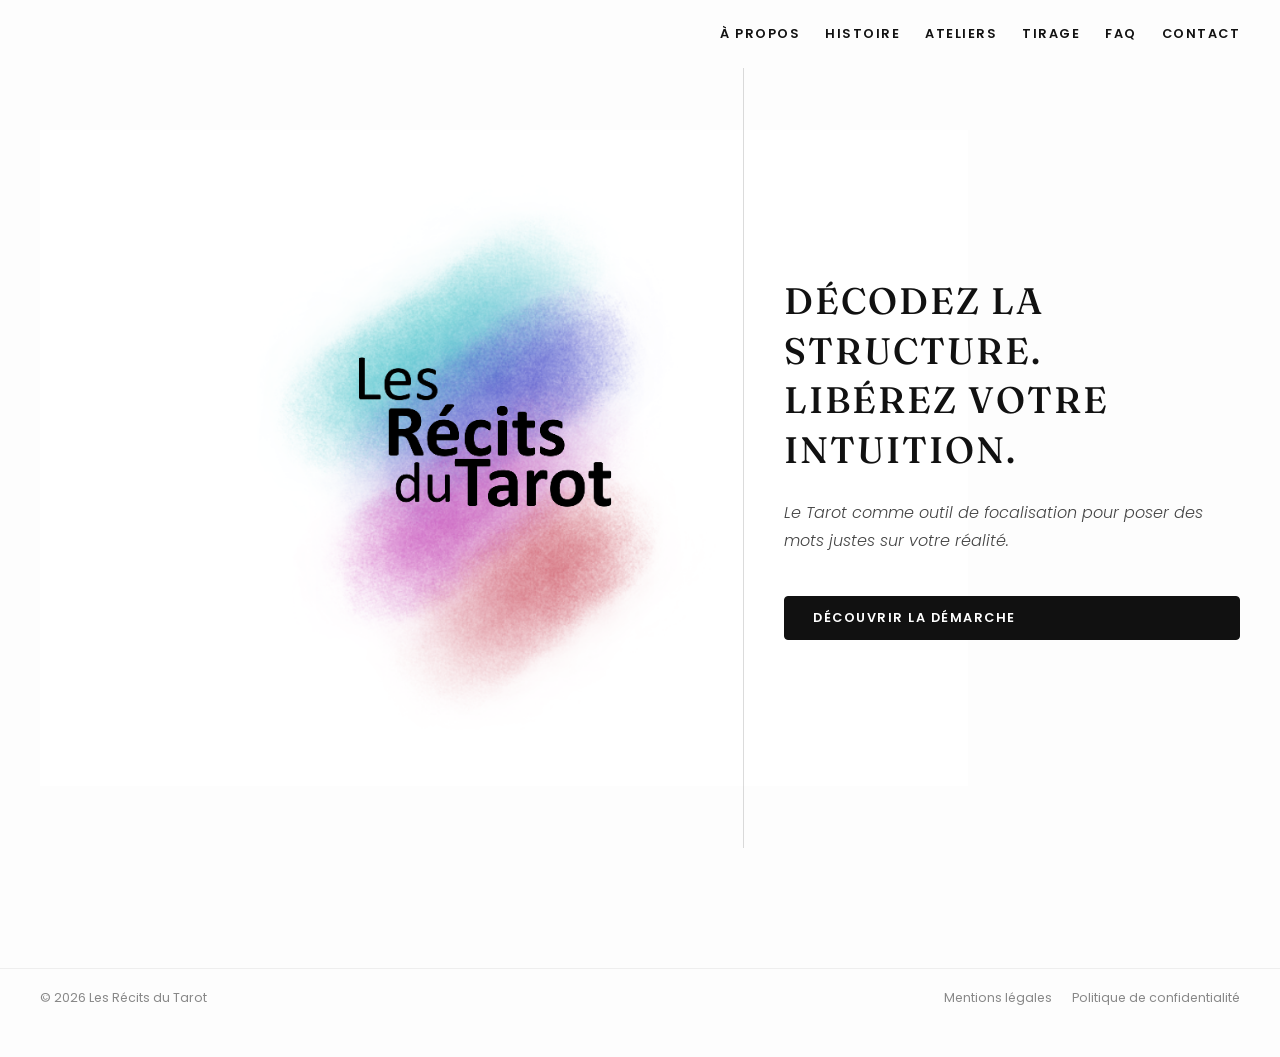
<file: numerologie.html>
<!DOCTYPE html>
<html lang="fr">
<head>
    <meta charset="UTF-8">
    <meta name="viewport" content="width=device-width, initial-scale=1.0">
    <meta name="robots" content="noindex, nofollow">
    <title>Numérologie — Espace Cours</title>
    <link rel="preconnect" href="https://fonts.googleapis.com">
    <link rel="preconnect" href="https://fonts.gstatic.com" crossorigin>
    <link href="https://fonts.googleapis.com/css2?family=Poppins:ital,wght@0,300;0,400;0,500;0,600;0,700;1,300;1,400&family=Fraunces:ital,opsz,wght@0,9..144,400;0,9..144,500;0,9..144,600;1,9..144,400&display=swap" rel="stylesheet">
    <link rel="stylesheet" href="../style.css">
    <script src="access.js"></script>
</head>
<body>
    <header class="header-nav" id="main-header">
        <a href="../index.html"><img src="../Assets/LOGrT.png" alt="Retour Accueil" class="mini-logo" onerror="this.style.display='none'"></a>
        <nav class="top-nav-right">
            <a href="majeures.html" class="nav-sub-item">Arcanes Majeures</a>
            <a href="mineures.html" class="nav-sub-item">Arcanes Mineures</a>
            <a href="numerologie.html" class="nav-sub-item nav-active">Numérologie</a>
            <a href="../index.html" class="nav-sub-item">Retour au site</a>
        </nav>
    </header>
    <main>
        <section class="page active">
            <div class="tarot-layout">
                <h1 class="page-title">La Structure des Nombres</h1>
                <h2 class="suite-title">Les Cycles de 1 à 9</h2>
                <div id="grid-numerologie-base" class="num-symbols-grid"></div>
                <h2 class="suite-title">Les Maîtres Nombres</h2>
                <div id="grid-numerologie-maitres" class="num-symbols-grid"></div>
            </div>
        </section>
    </main>
        <div id="card-modal" class="modal" style="display: none;">
            <div class="modal-content">
                <span class="close-modal" tabindex="0" role="button" aria-label="Fermer">&times;</span>
                <div class="modal-body" id="modal-body">
                    <div class="modal-image-container" id="modal-img-wrapper">
                        <img id="modal-card-img" src="../Assets/LOGrT.png" alt="Visuel" onerror="this.style.display='none'">
                    </div>
                    <div class="modal-text-container">
                        <h2 id="modal-card-title">Nom</h2>
                        <h3 id="modal-card-keyword">Mot-clé</h3>
                        <p id="modal-card-description">Explication...</p>
                    </div>
                </div>
            </div>
        </div>
        <button id="btn-back-to-top" aria-label="Retour en haut">↑</button>
    <footer class="site-footer">
        <span>© 2026 Les Récits du Tarot</span>
        <span class="footer-links">
            <a href="../mentions.html">Mentions légales</a>
            <a href="../confidentialite.html">Politique de confidentialité</a>
        </span>
    </footer>
    <script src="../script.js"></script>
    <script>
const NUMEROLOGIE_DATA = {
    base: [
        { num: "1", titre: "Le Pionnier", mot: "Indépendance & Création", desc: "Le commencement, l'élan initial et l'affirmation de soi." },
        { num: "2", titre: "Le Diplomate", mot: "Union & Sensibilité", desc: "Représente l'union, l'écoute et le partenariat." },
        { num: "3", titre: "L'Artiste", mot: "Communication & Expression", desc: "Associé à la communication, la créativité et la joie." },
        { num: "4", titre: "Le Bâtisseur", mot: "Stabilité & Organisation", desc: "Incarne la stabilité, l'organisation et le labeur durable." },
        { num: "5", titre: "L'Aventurier", mot: "Liberté & Mouvement", desc: "Lié à la liberté, au changement et à l'exploration." },
        { num: "6", titre: "L'Affectif", mot: "Harmonie & Équilibre", desc: "Représente l'harmonie, la famille et la recherche du beau." },
        { num: "7", titre: "Le Sage", mot: "Analyse & Sagesse", desc: "Symbole de spiritualité, d'analyse et de focus intérieur." },
        { num: "8", titre: "L'Entrepreneur", mot: "Pouvoir & Réussite", desc: "Associé à l'ambition matérielle et à la justice." },
        { num: "9", titre: "L'Humanitaire", mot: "Altruisme & Achèvement", desc: "Représente la compassion, l'achèvement et la fin d'un cycle." }
    ],
    maitres: [
        { num: "11", titre: "La Force Inspirée", mot: "Intuition & Puissance", desc: "Canal intuitif supérieur mis au service d'une vision." },
        { num: "22", titre: "Le Maître Bâtisseur", mot: "Vision Globale", desc: "L'ancrage et la construction à l'échelle collective." },
        { num: "33", titre: "L'Éveilleur", mot: "Guidance & Transmission", desc: "Le sommet de l'expression vibratoire et du conseil." }
    ]
};

function renderNumGrid(elId, data) {
    const grid = document.getElementById(elId);
    if (!grid) return;
    grid.innerHTML = data.map(n => `
        <div class="num-symbol-block" data-num="${n.num}" data-title="${n.titre}" data-mot="${n.mot}" data-desc="${n.desc.replace(/"/g, '&quot;')}" tabindex="0" role="button" aria-label="Nombre ${n.num}, ${n.titre}">
            <div class="num-digit">${n.num}</div>
            <div class="num-label">${n.titre}</div>
            <div class="num-sub-label">${n.mot}</div>
        </div>`).join('');
}

window.addEventListener('DOMContentLoaded', () => {
    renderNumGrid('grid-numerologie-base', NUMEROLOGIE_DATA.base);
    renderNumGrid('grid-numerologie-maitres', NUMEROLOGIE_DATA.maitres);
});
    </script>
</body>
</html>
</file>
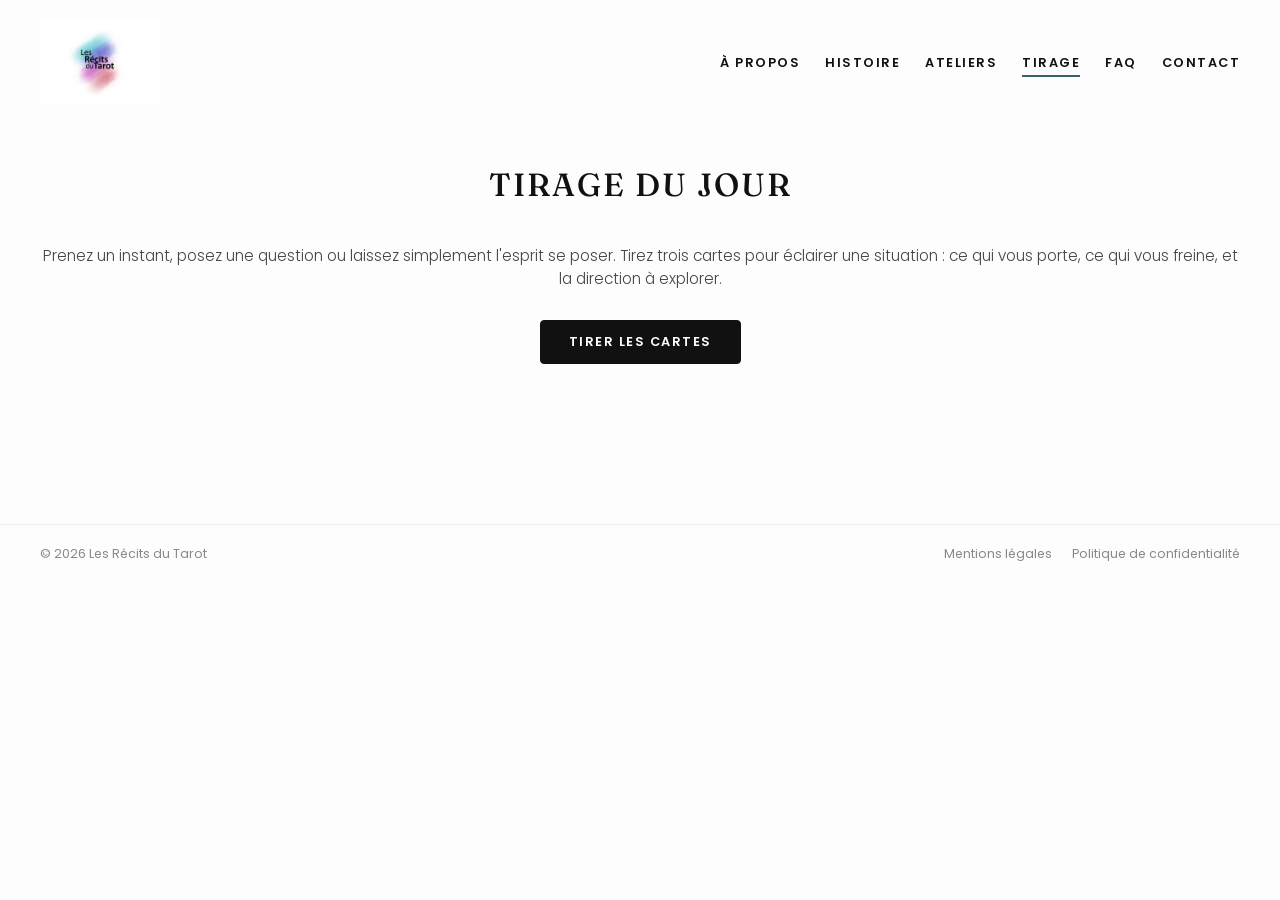
<file: tirage.html>
<!DOCTYPE html>
<html lang="fr">
<head>
    <meta charset="UTF-8">
    <meta name="viewport" content="width=device-width, initial-scale=1.0">
    <meta name="description" content="Tirez trois cartes gratuitement pour éclairer une situation : ce qui vous porte, ce qui vous freine, la direction à explorer.">
    <title>Tirage du Jour — Les Récits du Tarot</title>
    <link rel="icon" type="image/svg+xml" href="data:image/svg+xml,%3Csvg xmlns='http://www.w3.org/2000/svg' viewBox='0 0 64 64'%3E%3Crect width='64' height='64' rx='10' fill='%23000'/%3E%3Ctext x='32' y='45' font-family='Georgia, serif' font-size='38' fill='%23fff' text-anchor='middle'%3ET%3C/text%3E%3C/svg%3E">
    <link rel="preconnect" href="https://fonts.googleapis.com">
    <link rel="preconnect" href="https://fonts.gstatic.com" crossorigin>
    <link href="https://fonts.googleapis.com/css2?family=Poppins:ital,wght@0,300;0,400;0,500;0,600;0,700;1,300;1,400&family=Fraunces:ital,opsz,wght@0,9..144,400;0,9..144,500;0,9..144,600;1,9..144,400&display=swap" rel="stylesheet">
    <link rel="stylesheet" href="style.css">
</head>
<body>
    <header class="header-nav" id="main-header">
        <a href="index.html"><img src="Assets/LOGrT.png" alt="Retour Accueil" class="mini-logo" onerror="this.style.display='none'"></a>

        <nav class="top-nav-right">
            <a href="apropos.html" class="nav-sub-item">À Propos</a>
            <a href="histoire.html" class="nav-sub-item">Histoire</a>
            <a href="ateliers.html" class="nav-sub-item">Ateliers</a>
            <a href="tirage.html" class="nav-sub-item nav-active">Tirage</a>
            <a href="faq.html" class="nav-sub-item">FAQ</a>
            <a href="contact.html" class="nav-sub-item">Contact</a>
        </nav>
    </header>
    <main>
        <section id="tirage" class="page active">
            <div class="tarot-layout">
                <h1 class="page-title">Tirage du Jour</h1>
                <p class="tirage-intro">Prenez un instant, posez une question ou laissez simplement l'esprit se poser. Tirez trois cartes pour éclairer une situation : ce qui vous porte, ce qui vous freine, et la direction à explorer.</p>
                <div class="tirage-action-box">
                    <button class="btn-general" id="btn-tirage">Tirer les cartes</button>
                </div>
                <div class="tirage-result-grid" id="tirage-result"></div>
            </div>
        </section>
    </main>
        <div id="card-modal" class="modal" style="display: none;">
            <div class="modal-content">
                <span class="close-modal" tabindex="0" role="button" aria-label="Fermer">&times;</span>
                <div class="modal-body" id="modal-body">
                    <div class="modal-image-container" id="modal-img-wrapper">
                        <img id="modal-card-img" src="Assets/LOGrT.png" alt="Visuel" onerror="this.style.display='none'">
                    </div>
                    <div class="modal-text-container">
                        <h2 id="modal-card-title">Nom</h2>
                        <h3 id="modal-card-keyword">Mot-clé</h3>
                        <p id="modal-card-description">Explication...</p>
                    </div>
                </div>
            </div>
        </div>
        <button id="btn-back-to-top" aria-label="Retour en haut">↑</button>
    <footer class="site-footer">
        <span>© 2026 Les Récits du Tarot</span>
        <span class="footer-links">
            <a href="mentions.html">Mentions légales</a>
            <a href="confidentialite.html">Politique de confidentialité</a>
        </span>
    </footer>
    <script src="script.js"></script>
    <script>
const ARCANES_MAJ = [
    { nom: "Le Mat", img: "0fou.jpeg", mot: "l'Inconnu", sens: "Un saut dans l'inconnu, la liberté totale et l'élan spontané.", texte: "" },
    { nom: "Le Bateleur", img: "1bateleur.jpeg", mot: "l'Initiative", sens: "Le début d'un cycle, tu as tous les outils pour réussir.", texte: "" },
    { nom: "La Papesse", img: "2papesse.jpeg", mot: "l'Intuition", sens: "Le temps de la réflexion et de l'écoute de ton intuition.", texte: "" },
    { nom: "L'Impératrice", img: "3imperatrice.jpeg", mot: "la Créativité", sens: "La créativité en action, l'abondance et la naissance d'idées.", texte: "" },
    { nom: "L'Empereur", img: "4empereur.jpeg", mot: "la Structure", sens: "La structure, l'autorité et la concrétisation de tes projets.", texte: "" },
    { nom: "Le Pape", img: "5pape.jpeg", mot: "la Sagesse", sens: "La transmission, le conseil et la recherche de sens.", texte: "" },
    { nom: "L'Amoureux", img: "6amoureux.jpeg", mot: "le Choix", sens: "Un choix important à faire avec le cœur.", texte: "" },
    { nom: "Le Chariot", img: "7chariot.jpeg", mot: "le Succès", sens: "Le succès, la maîtrise et la détermination vers ton but.", texte: "" },
    { nom: "La Force", img: "8force.jpeg", mot: "la Maîtrise", sens: "Le courage et la maîtrise de tes instincts par la douceur.", texte: "" },
    { nom: "L'Hermite", img: "9ermite.jpeg", mot: "la Prudence", sens: "Une période de retrait nécessaire pour trouver ta propre lumière.", texte: "" },
    { nom: "La Roue", img: "10roue.jpeg", mot: "le Destin", sens: "Un tournant du destin, les cycles de la vie qui tournent.", texte: "" },
    { nom: "La Justice", img: "11justice.jpeg", mot: "l'Équilibre", sens: "L'équilibre, la vérité et l'intégrité dans tes décisions.", texte: "" },
    { nom: "Le Pendu", img: "12pendu.jpeg", mot: "le Lâcher-prise", sens: "Un temps d'arrêt, voir les choses sous un autre angle.", texte: "" },
    { nom: "La Mort", img: "13mort.jpeg", mot: "la Transition", sens: "Une transformation profonde, la fin d'un cycle pour un renouveau.", texte: "" },
    { nom: "La Tempérance", img: "14temperance.jpeg", mot: "l'Harmonie", sens: "L'équilibre, la patience et la guérison par la modération.", texte: "" },
    { nom: "Le Diable", img: "15diable.jpeg", mot: "l'Attachement", sens: "Tes passions, tes attachements ou tes peurs intérieures.", texte: "" },
    { nom: "La Maison Dieu", img: "16tour.jpeg", mot: "le Changement", sens: "Un bouleversement soudain qui libère des structures fragiles.", texte: "" },
    { nom: "L'Étoile", img: "17etoile.jpeg", mot: "l'Espoir", sens: "L'espoir, la sérénité et la protection bienveillante.", texte: "" },
    { nom: "La Lune", img: "18lune.jpeg", mot: "l'Inconscient", sens: "Les rêves, les émotions floues et les mystères de l'inconscient.", texte: "" },
    { nom: "Le Soleil", img: "19soleil.jpeg", mot: "la Clarté", sens: "La clarté, le bonheur partagé et le rayonnement personnel.", texte: "" },
    { nom: "Le Jugement", img: "20jugement.jpeg", mot: "l'Éveil", sens: "Une renaissance, un appel intérieur et une libération.", texte: "" },
    { nom: "Le Monde", img: "21monde.jpeg", mot: "l'Accomplissement", sens: "L'accomplissement total, l'harmonie et l'ouverture au monde.", texte: "" }
];

function tirerCartes() {
    const positions = ["Ce qui vous porte", "Ce qui vous freine", "La direction à explorer"];
    const melange = [...ARCANES_MAJ].sort(() => Math.random() - 0.5).slice(0, 3);
    const resultBox = document.getElementById('tirage-result');
    resultBox.innerHTML = melange.map((carte, i) => `
        <div class="tirage-colonne">
            <span class="tirage-badge">${positions[i]}</span>
            ${createCardHTML(carte.nom, `Assets/cardMaj/${carte.img}`, carte.mot, carte.sens, carte.texte)}
        </div>`).join('');
}

document.addEventListener('click', (e) => {
    if (e.target.id === 'btn-tirage') tirerCartes();
});
    </script>
</body>
</html>
</file>
<file: style.css>
/* ======================================================================= */
/* STRUCTURE GLOBALE & TYPOGRAPHIE                                         */
/* ======================================================================= */
:root {
    --ink: #111111;
    --accent: #35636B;
}

body {
    margin: 0;
    font-family: 'Poppins', sans-serif;
    background-color: #fdfdfd;
    color: var(--ink);
    -webkit-font-smoothing: antialiased;
}

.header-section, .header-nav {
    display: flex;
    justify-content: space-between;
    align-items: center;
    padding: 20px 40px;
    max-width: 1400px;
    margin: 0 auto;
    box-sizing: border-box;
}

.header-section.header-accueil, .header-nav.header-accueil {
    justify-content: flex-end !important;
}

.mini-logo {
    height: 85px;
    width: auto;
    display: block;
    cursor: pointer;
    transition: opacity 0.3s, transform 0.2s;
}
.mini-logo:hover {
    transform: scale(1.03);
    opacity: 0.9;
}

.top-nav-right {
    display: flex;
    gap: 25px;
}

.nav-sub-item {
    cursor: pointer;
    font-weight: 600;
    text-transform: uppercase;
    font-size: 0.8rem;
    letter-spacing: 1.5px;
    padding: 5px 0;
    position: relative;
    transition: color 0.2s;
    color: inherit;
    text-decoration: none;
    display: inline-block;
}

/* ======================================================================= */
/* ESPACE COURS — PAGE DE VÉRIFICATION D'ACCÈS                            */
/* ======================================================================= */
.cours-gate {
    max-width: 420px;
    margin: 15vh auto;
    padding: 40px;
    text-align: center;
}
.cours-gate input[type="password"] {
    width: 100%;
    box-sizing: border-box;
    padding: 12px 14px;
    margin: 20px 0;
    border: 1px solid #ddd;
    border-radius: 4px;
    font-family: 'Poppins', sans-serif;
    font-size: 1rem;
}
.cours-gate .gate-error {
    color: #a33;
    font-size: 0.85rem;
    min-height: 1.2em;
}
.nav-sub-item:hover {
    color: var(--accent);
}

.nav-sub-item.nav-active {
    border-bottom: 2px solid var(--accent);
    padding-bottom: 3px;
}

.card-mot {
    font-size: 0.72rem;
    color: var(--accent);
    font-weight: 500;
    letter-spacing: 0.5px;
}

/* ======================================================================= */
/* ACCESSIBILITÉ — FOCUS CLAVIER                                           */
/* ======================================================================= */
:focus-visible {
    outline: 2px solid var(--ink);
    outline-offset: 3px;
    border-radius: 2px;
}

.card-wrapper:focus-visible .card {
    outline: 2px solid var(--ink);
    outline-offset: 3px;
}

.btn-general:focus-visible {
    outline-offset: 3px;
}

.card-front.img-missing {
    background: #f0f0f0;
}
.card-front.img-missing::after {
    display: none;
}

@media (hover: hover) {
    .card-wrapper {
        transition: transform 0.25s ease;
    }
    .card-wrapper:hover {
        transform: translateY(-4px);
    }
    .card-wrapper:hover .card {
        filter: drop-shadow(0 8px 14px rgba(17, 17, 17, 0.16));
    }
}

.page {
    display: none;
    box-sizing: border-box;
    padding-bottom: 60px;
}
.page.active {
    display: block;
}

.tarot-layout {
    max-width: 1400px;
    margin: 0 auto;
    padding: 0 40px;
}

.page-title {
    font-family: 'Fraunces', serif;
    text-align: center;
    text-transform: uppercase;
    letter-spacing: 2px;
    margin-top: 40px;
    margin-bottom: 40px;
    font-weight: 500;
    font-size: 2rem;
}

.suite-title {
    text-transform: uppercase;
    letter-spacing: 2px;
    font-size: 1.2rem;
    margin-top: 50px;
    margin-bottom: 20px;
    border-bottom: 1px solid #eee;
    padding-bottom: 10px;
}

/* ======================================================================= */
/* DESIGN DE LA PAGE D'ACCUEIL                                             */
/* ======================================================================= */
.hero-container {
    display: flex;
    align-items: center;
    justify-content: space-between;
    max-width: 100%;
    margin: 0;
    padding: 0 40px;
    gap: 40px;
    min-height: calc(100vh - 120px);
    box-sizing: border-box;
}

.hero-left {
    flex: 1.6;
    display: flex;
    flex-direction: column;
    justify-content: center;
}

.grand-logo {
    width: 140%;
    height: auto;
    max-height: 850px;
    object-fit: contain;
    display: block;
}

.hero-divider {
    width: 1px;
    background-color: var(--ink);
    align-self: stretch;
    margin: 0px 0;
    opacity: 0.15;
    flex-shrink: 0;
}

.hero-right {
    flex: 1.1;
    text-align: left;
    display: flex;
    flex-direction: column;
    justify-content: center;
}

.hero-tagline {
    font-family: 'Fraunces', serif;
    font-size: 2.3rem;
    font-weight: 500;
    text-transform: uppercase;
    letter-spacing: 2px;
    line-height: 1.35;
    color: var(--ink);
    margin: 0 0 24px;
}

.hero-sous-tagline {
    font-size: 1rem;
    font-weight: 300;
    font-style: italic;
    line-height: 1.8;
    color: #444;
    margin: 0 0 40px;
}

/* ======================================================================= */
/* CONFIGURATION DES GRILLES DE CARTES                                     */
/* ======================================================================= */
.cards-grid {
    display: flex;
    flex-direction: column;
    align-items: center;
    gap: 20px;
    margin-bottom: 40px;
}

.fou-solo {
    display: flex;
    justify-content: center;
    margin-bottom: 20px;
}
.fou-solo .card {
    width: 160px;
    height: 340px;
    max-width: 160px;
}
.fou-solo .card-wrapper {
    display: flex;
    flex-direction: column;
    align-items: center;
}

.grid-7 {
    display: grid;
    grid-template-columns: repeat(7, 1fr);
    gap: 20px;
    width: 100%;
}

.sub-grid-numbers {
    display: grid;
    grid-template-columns: repeat(5, 1fr);
    gap: 15px;
    margin-bottom: 15px;
}

.sub-grid-honors {
    display: flex;
    justify-content: center;
    gap: 20px;
    margin-bottom: 50px;
    flex-wrap: wrap;
}
.sub-grid-honors .card-wrapper {
    flex: 0 0 140px;
}

.num-symbols-grid {
    display: grid;
    grid-template-columns: repeat(auto-fill, minmax(200px, 1fr));
    gap: 20px;
    margin-bottom: 50px;
}

.num-symbol-block {
    border: 1px solid var(--ink);
    padding: 30px 20px;
    text-align: center;
    cursor: pointer;
    transition: background 0.2s;
    border-radius: 12px;
}
.num-symbol-block:hover {
    background: #f9f9f9;
}

.num-digit {
    font-size: 2.5rem;
    font-weight: 700;
    margin-bottom: 10px;
}

.num-label {
    font-weight: 600;
    text-transform: uppercase;
    font-size: 0.9rem;
    letter-spacing: 1px;
}

.num-sub-label {
    font-size: 0.8rem;
    color: #666;
    margin-top: 5px;
}

.card-wrapper {
    text-align: center;
    cursor: pointer;
}

.card {
    width: 100%;
    max-width: 140px;
    height: 240px;
    margin: 0 auto 10px auto;
    border: 1px solid var(--ink);
    border-radius: 10px;
    overflow: hidden;
    background-color: #fff;
}

.card-front {
    width: 100%;
    height: 100%;
    display: flex;
    align-items: center;
    justify-content: center;
}

.card-front img {
    width: 100%;
    height: 100%;
    object-fit: cover;
}

.card-caption {
    font-size: 0.8rem;
    line-height: 1.4;
    margin-top: 5px;
}

/* ======================================================================= */
/* STYLES DES NOUVELLES SECTIONS (TIRAGE & FAQ)                            */
/* ======================================================================= */
.tirage-intro {
    text-align: center;
    font-weight: 300;
    font-size: 0.95rem;
    color: #444;
    margin-bottom: 30px;
}

.tirage-action-box {
    text-align: center;
    margin-bottom: 40px;
}

.btn-general {
    background-color: var(--ink);
    color: #fff;
    border: 1px solid var(--ink);
    padding: 12px 28px;
    font-family: 'Poppins', sans-serif;
    font-weight: 600;
    text-transform: uppercase;
    font-size: 0.8rem;
    letter-spacing: 1.5px;
    border-radius: 4px;
    cursor: pointer;
    transition: background 0.2s, color 0.2s;
}
.btn-general:hover {
    background-color: #fff;
    color: var(--ink);
}

.tirage-result-grid {
    display: grid;
    grid-template-columns: repeat(3, 1fr);
    gap: 30px;
    max-width: 900px;
    margin: 0 auto;
}

.tirage-colonne {
    display: flex;
    flex-direction: column;
    align-items: center;
    border: 1px solid #eee;
    padding: 20px;
    border-radius: 8px;
    background: #fafafa;
}

.tirage-badge {
    font-size: 0.78rem;
    font-weight: 600;
    text-transform: uppercase;
    letter-spacing: 1.5px;
    margin-bottom: 15px;
    background: var(--accent);
    color: #fff;
    padding: 4px 12px;
    border-radius: 20px;
}

.faq-container {
    max-width: 800px;
    margin: 0 auto 60px;
    display: flex;
    flex-direction: column;
    gap: 20px;
}

.faq-item {
    border: 1px solid #eee;
    padding: 24px 30px;
    border-radius: 8px;
    background: #fafafa;
}

.faq-item h3 {
    font-size: 0.95rem;
    font-weight: 600;
    text-transform: uppercase;
    letter-spacing: 1px;
    margin: 0 0 10px;
}

.faq-item p {
    font-size: 0.9rem;
    font-weight: 300;
    line-height: 1.7;
    color: #333;
    margin: 0;
}

/* ======================================================================= */
/* BOUTON RETOUR EN HAUT                                                   */
/* ======================================================================= */
#btn-back-to-top {
    position: fixed;
    bottom: 30px;
    right: 30px;
    z-index: 999;
    background-color: #fff;
    color: var(--ink);
    border: 1px solid var(--ink);
    width: 45px;
    height: 45px;
    border-radius: 50%;
    cursor: pointer;
    display: flex;
    align-items: center;
    justify-content: center;
    font-size: 0.9rem;
    opacity: 0;
    visibility: hidden;
    transition: opacity 0.3s, visibility 0.3s, background-color 0.2s, color 0.2s;
    box-shadow: 0 4px 10px rgba(0,0,0,0.05);
}

#btn-back-to-top.show {
    opacity: 1;
    visibility: visible;
}

#btn-back-to-top:hover {
    background-color: var(--ink);
    color: #fff;
}

/* ======================================================================= */
/* MODALE & PAGES SECONDAIRES (PROPOS, HISTOIRE)                           */
/* ======================================================================= */
.modal {
    position: fixed;
    z-index: 1000;
    left: 0;
    top: 0;
    width: 100%;
    height: 100%;
    background-color: rgba(0,0,0,0.5);
    display: flex;
    align-items: center;
    justify-content: center;
}

.modal-content {
    background-color: #fff;
    padding: 40px;
    border: 1px solid var(--ink);
    width: 80%;
    max-width: 700px;
    position: relative;
    border-radius: 14px;
}

.modal-body.no-image {
    display: block;
}

.close-modal {
    position: absolute;
    right: 20px;
    top: 10px;
    font-size: 2rem;
    cursor: pointer;
}

.modal-body {
    display: flex;
    gap: 30px;
}

.modal-image-container {
    flex: 1;
    max-width: 200px;
}

.modal-image-container img {
    width: 100%;
    height: auto;
    border: 1px solid var(--ink);
    border-radius: 8px;
}

.modal-text-container {
    flex: 1.5;
}

.manifeste-box {
    max-width: 720px;
    margin: 0 auto 30px;
    padding: 30px 40px;
    border-left: 3px solid var(--accent);
}

.quote {
    font-family: 'Fraunces', serif;
    font-style: italic;
    font-size: 1.25rem;
    line-height: 1.7;
    font-weight: 400;
    color: var(--ink);
    margin: 0;
}

.demarche-container {
    max-width: 720px;
    margin: 40px auto;
    font-size: 0.95rem;
    font-weight: 300;
    line-height: 1.9;
    color: #111;
    text-align: justify;
}
.demarche-container p + p {
    margin-top: 20px;
}

.demarche-offre {
    max-width: 720px;
    margin: 50px auto 60px;
    padding: 36px 40px;
    border: 1px solid var(--ink);
    border-radius: 4px;
}

.demarche-offre-titre {
    font-size: 0.82rem;
    font-weight: 600;
    text-transform: uppercase;
    letter-spacing: 2.5px;
    margin: 0 0 20px;
    padding-bottom: 12px;
    border-bottom: 1px solid #eee;
}

.demarche-liste {
    padding-left: 20px;
    margin: 0 0 24px;
    font-size: 0.9rem;
    font-weight: 300;
    line-height: 2;
    color: #222;
}

.demarche-appel {
    font-size: 0.9rem;
    font-weight: 300;
    font-style: italic;
    color: #444;
    line-height: 1.8;
    margin-bottom: 24px;
}

.temoignages-container {
    max-width: 720px;
    margin: 50px auto;
}

.temoignage-card {
    border-left: 2px solid var(--accent);
    padding: 20px 30px;
    margin-bottom: 25px;
    background: #fafafa;
    border-radius: 0 8px 8px 0;
}

.temoignage-card .quote {
    font-size: 1rem;
    margin-bottom: 10px;
}

.temoignage-auteur {
    font-size: 0.8rem;
    font-weight: 600;
    text-transform: uppercase;
    letter-spacing: 1px;
    color: #555;
}

/* ======================================================================= */
/* PAGE HISTOIRE                                                           */
/* ======================================================================= */
.histoire-intro {
    max-width: 780px;
    margin: 0 auto 50px;
    font-size: 1rem;
    font-weight: 300;
    line-height: 1.9;
    text-align: justify;
    font-style: italic;
    color: #333;
    padding-bottom: 30px;
    border-bottom: 1px solid #eee;
}

.histoire-section {
    max-width: 780px;
    margin: 0 auto 50px;
    font-size: 0.95rem;
    font-weight: 300;
    line-height: 1.9;
    color: #111;
}

.histoire-titre {
    font-size: 0.9rem;
    font-weight: 600;
    text-transform: uppercase;
    letter-spacing: 2px;
    margin-bottom: 20px;
    padding-bottom: 10px;
    border-bottom: 1px solid var(--ink);
}

.histoire-section p {
    text-align: justify;
    margin-bottom: 16px;
}

.histoire-encart {
    background: #f9f9f9;
    border-left: 3px solid var(--ink);
    padding: 20px 25px;
    margin: 25px 0;
    font-style: italic;
    font-size: 0.9rem;
    line-height: 1.8;
}
.histoire-encart p { margin: 0; }

.histoire-illustration {
    max-width: 380px;
    margin: 30px auto;
    text-align: center;
}

.histoire-illustration img {
    width: 100%;
    height: auto;
    border: 1px solid var(--ink);
    border-radius: 8px;
    display: block;
}

.histoire-portrait {
    width: 72px;
    height: 72px;
    border-radius: 50%;
    object-fit: cover;
    border: 1px solid var(--ink);
    flex-shrink: 0;
}

.compare-bloc-img {
    width: 100%;
    max-width: 220px;
    display: block;
    margin: 0 auto;
    border: 1px solid var(--ink);
    border-radius: 6px;
}

.histoire-legende {
    font-size: 0.8rem;
    color: #666;
    margin-top: 8px;
    font-style: italic;
    line-height: 1.4;
    text-align: center;
}

.histoire-timeline {
    display: flex;
    flex-direction: column;
    align-items: center;
    gap: 8px;
    margin: 30px 0;
    font-size: 0.88rem;
}

.timeline-item {
    display: flex;
    align-items: center;
    gap: 16px;
    background: var(--ink);
    color: #fff;
    padding: 10px 24px;
    border-radius: 4px;
    width: 100%;
    max-width: 420px;
    box-sizing: border-box;
}

.timeline-date {
    font-weight: 700;
    white-space: nowrap;
    min-width: 55px;
}

.timeline-label { font-weight: 300; }
.timeline-arrow { color: #bbb; font-size: 1.2rem; }

.timeline-split {
    display: flex;
    gap: 20px;
    width: 100%;
    max-width: 540px;
}

.timeline-branch {
    flex: 1;
    border: 1px solid var(--ink);
    padding: 14px 16px;
    border-radius: 4px;
    font-size: 0.82rem;
    line-height: 1.7;
    text-align: center;
}

.histoire-figures {
    display: flex;
    flex-direction: column;
    gap: 14px;
    margin: 20px 0;
}

.figure-item {
    display: flex;
    gap: 20px;
    align-items: flex-start;
    padding: 16px 20px;
    border: 1px solid #eee;
    border-radius: 4px;
    font-size: 0.88rem;
    line-height: 1.7;
}

.figure-date {
    font-weight: 700;
    font-size: 1rem;
    min-width: 42px;
    padding-top: 2px;
}

.histoire-sources {
    max-width: 780px;
    margin: 0 auto 60px;
    padding-top: 30px;
    border-top: 1px solid #eee;
    font-size: 0.82rem;
    font-weight: 300;
    color: #555;
    line-height: 1.9;
}

.histoire-sources h3 {
    font-size: 0.75rem;
    text-transform: uppercase;
    letter-spacing: 2px;
    font-weight: 600;
    color: var(--ink);
    margin-bottom: 12px;
}

.histoire-sources ul {
    list-style: none;
    padding: 0;
    margin: 0;
}

.histoire-sources li { padding: 4px 0; }
.histoire-sources li::before { content: "— "; color: #bbb; }

.histoire-separateur {
    text-align: center;
    font-size: 1.5rem;
    color: #ccc;
    margin: 20px 0 50px;
    letter-spacing: 8px;
}

.histoire-table {
    width: 100%;
    border-collapse: collapse;
    font-size: 0.85rem;
    margin: 25px 0;
    line-height: 1.6;
}
.histoire-table th {
    background: var(--ink);
    color: #fff;
    padding: 12px 16px;
    text-align: left;
    font-weight: 500;
    letter-spacing: 1px;
    text-transform: uppercase;
    font-size: 0.75rem;
}
.histoire-table td {
    padding: 12px 16px;
    border-bottom: 1px solid #eee;
    vertical-align: top;
    font-weight: 300;
}
.histoire-table tr:nth-child(even) td {
    background: #f9f9f9;
}
.histoire-table td:first-child {
    font-weight: 600;
    font-size: 0.8rem;
    text-transform: uppercase;
    letter-spacing: 0.5px;
    white-space: nowrap;
}

.tdm-rws-compare {
    display: grid;
    grid-template-columns: 1fr 1fr;
    gap: 20px;
    margin: 25px 0;
}

.compare-bloc {
    border: 1px solid var(--ink);
    padding: 24px;
    border-radius: 4px;
}

.compare-titre {
    font-size: 0.9rem;
    font-weight: 700;
    text-transform: uppercase;
    letter-spacing: 2px;
    margin: 0 0 4px;
}

.compare-sous {
    font-size: 0.78rem;
    color: #888;
    margin: 0 0 16px;
    font-style: italic;
}

.compare-bloc p {
    font-size: 0.88rem;
    font-weight: 300;
    line-height: 1.7;
    margin-bottom: 12px;
    text-align: left;
}

.compare-liste {
    padding-left: 18px;
    margin: 0 0 14px;
    font-size: 0.85rem;
    font-weight: 300;
    line-height: 1.8;
}

.compare-note {
    font-size: 0.78rem !important;
    color: #666;
    font-style: italic;
    border-top: 1px solid #eee;
    padding-top: 12px;
    margin-top: 8px;
}

/* ======================================================================= */
/* FOOTER & PAGE CONTACT                                                   */
/* ======================================================================= */
.site-footer {
    max-width: 1400px;
    margin: 60px auto 30px;
    padding: 20px 40px;
    border-top: 1px solid #eee;
    display: flex;
    justify-content: space-between;
    align-items: center;
    flex-wrap: wrap;
    gap: 12px;
    font-size: 0.78rem;
    color: #888;
}

.footer-links {
    display: flex;
    gap: 20px;
}

.footer-links a {
    color: #888;
    text-decoration: none;
    cursor: pointer;
    transition: color 0.2s;
}

.footer-links a:hover {
    color: var(--ink);
    text-decoration: underline;
}

/* ======================================================================= */
/* RESPONSIVE (MOBILE & TABLETTE)                                          */
/* ======================================================================= */
@media (max-width: 900px) {
    .header-section, .header-nav {
        flex-direction: column;
        gap: 20px;
        padding: 20px;
    }
    .top-nav-right {
        gap: 15px;
        flex-wrap: wrap;
        justify-content: center;
    }
    .hero-container {
        flex-direction: column;
        gap: 40px;
        text-align: center;
    }
    .hero-divider {
        width: 100%;
        height: 1px;
        margin: 10px 0;
    }
    .grand-logo {
        width: 80%;
        max-height: 300px;
    }
    .hero-right {
        align-items: center;
        text-align: center;
    }
    .grid-7 {
        grid-template-columns: repeat(4, 1fr);
        gap: 10px;
    }
    .sub-grid-numbers {
        grid-template-columns: repeat(3, 1fr);
        gap: 8px;
    }
    .sub-grid-honors {
        gap: 10px;
    }
    .sub-grid-honors .card-wrapper {
        flex: 0 0 100px;
    }
    .card {
        height: 180px;
    }
    .tirage-result-grid {
        grid-template-columns: 1fr;
    }
    .tdm-rws-compare {
        grid-template-columns: 1fr;
    }
    .histoire-table {
        font-size: 0.78rem;
    }
    .histoire-table td:first-child {
        white-space: normal;
    }
    .site-footer {
        flex-direction: column;
        text-align: center;
        padding: 20px;
    }
}
</file>
